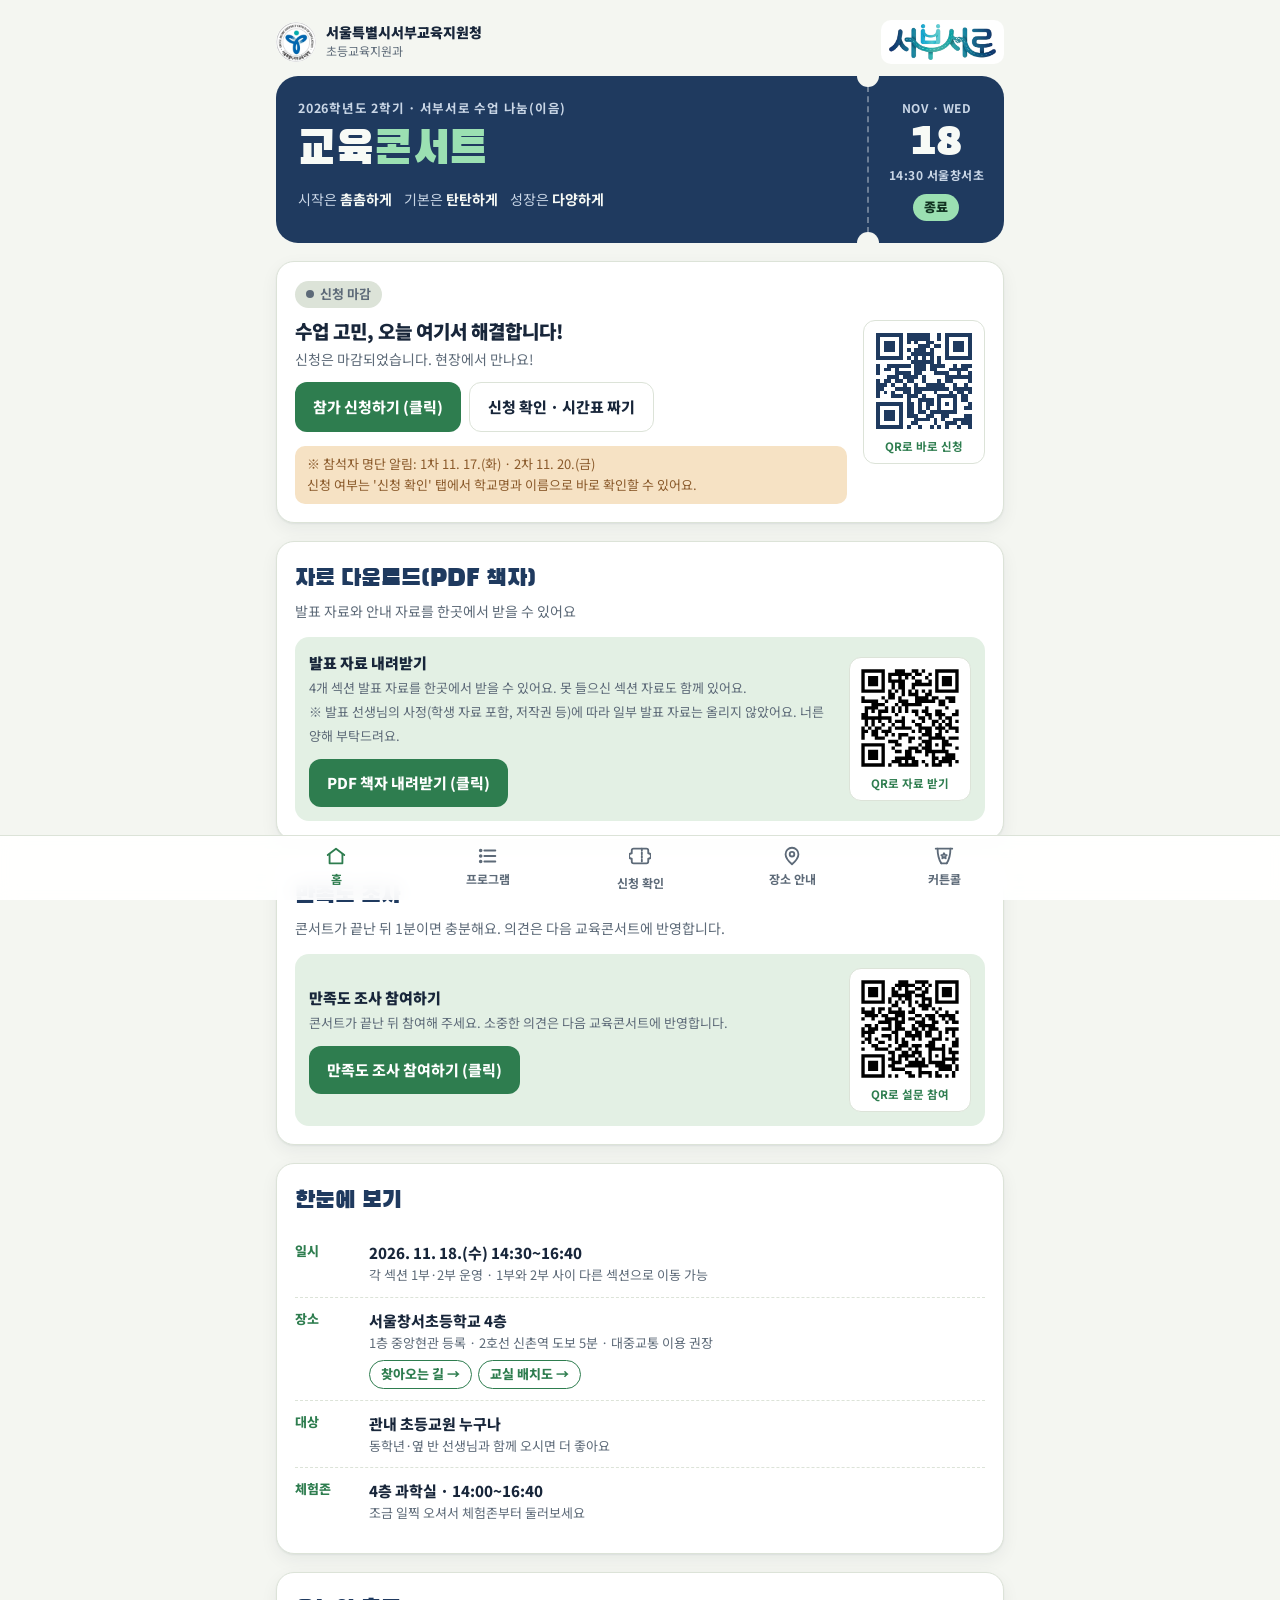
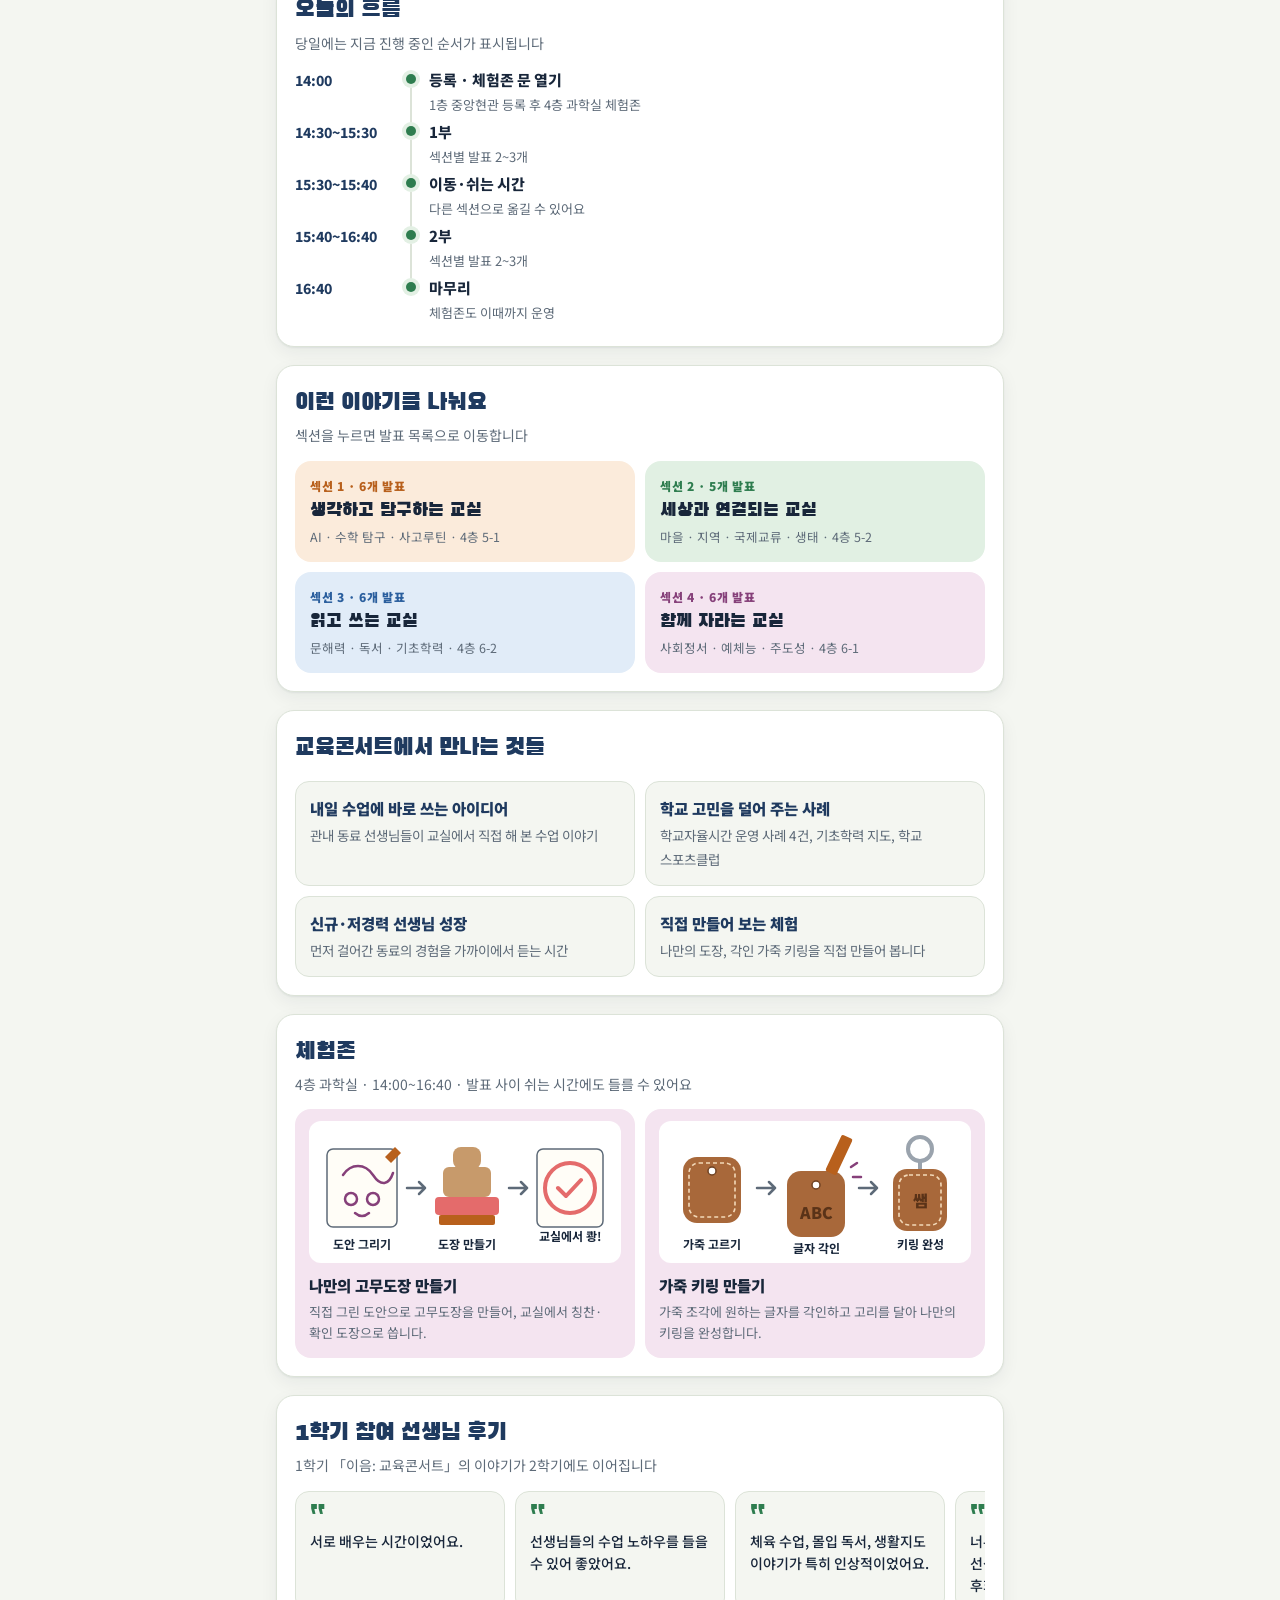
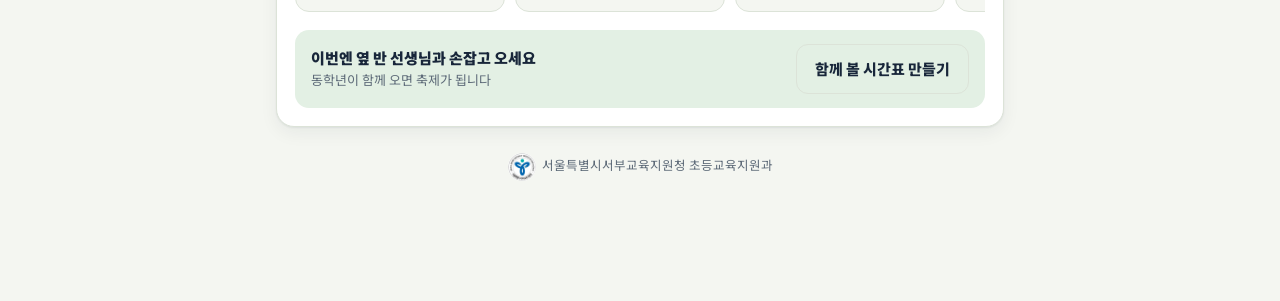
<file: concert/index.html>
<!doctype html><html><head><meta charset=utf8><meta name=viewport content="width=device-width,initial-scale=1,viewport-fit=cover"><style>:root{color-scheme:light;box-sizing:border-box;padding-top:env(safe-area-inset-top,0px);padding-bottom:env(safe-area-inset-bottom,0px)}html{scroll-padding-top:env(safe-area-inset-top,0px)}body{margin:0;padding:0;font:14px -apple-system,BlinkMacSystemFont,sans-serif;background:#fff;color:#000}img{max-width:100%}[hidden]:not([hidden=until-found i]){display:none!important}</style></head><body>
<title>서부서로 교육콘서트</title>
<meta name="claude:viewport-fit-sides" content="cover">
<link rel="preconnect" href="https://fonts.googleapis.com">
<link rel="stylesheet" href="https://fonts.googleapis.com/css2?family=Black+Han+Sans&family=Noto+Sans+KR:wght@400;500;700;900&display=swap">
<style>
/* Layout: 무대 셋리스트처럼 넘기는 한 화면 앱 — 위에는 공연 티켓형 헤더, 아래 고정 탭바로 4개 화면 전환 */
:root{
  --bg:#F4F6F1; --surface:#FFFFFF; --ink:#18263A; --muted:#5D6A78; --line:#DCE3D8;
  --brand:#2E7D4F; --brand-soft:#E3F0E4; --navy:#1F3A5F; --warm:#F6E2C4; --warm-ink:#8A5A2B;
  --s1:#B8601C; --s1-soft:#FBEBDB; --s2:#2E7D4F; --s2-soft:#E1F0E3; --s3:#2B5F9E; --s3-soft:#E1ECF8; --s4:#86407A; --s4-soft:#F4E4F0;
  --shadow:0 1px 2px rgba(24,38,58,.06),0 6px 18px rgba(24,38,58,.06); --on-brand:#FFFFFF;
  --f-display:'Black Han Sans','Noto Sans KR',system-ui,sans-serif;
  --f-body:'Noto Sans KR','Apple SD Gothic Neo','Malgun Gothic',system-ui,sans-serif;
}
@media (prefers-color-scheme: dark){:root:not([data-theme="light"]){
  --bg:#111A16; --surface:#1A2520; --ink:#E9EFEA; --muted:#A3B0A8; --line:#2C3A33;
  --brand:#6CC08C; --brand-soft:#1F3A2B; --navy:#B9CCE6; --warm:#3A2E1F; --warm-ink:#F0C894;
  --s1:#F0A25E; --s1-soft:#3A2818; --s2:#6CC08C; --s2-soft:#1F3A2B; --s3:#7FB0EC; --s3-soft:#1C2C42; --s4:#DA94CC; --s4-soft:#3A2236;
  --shadow:0 1px 2px rgba(0,0,0,.3),0 6px 18px rgba(0,0,0,.25); --on-brand:#0F2418; color-scheme:dark}}
:root[data-theme="dark"]{
  --bg:#111A16; --surface:#1A2520; --ink:#E9EFEA; --muted:#A3B0A8; --line:#2C3A33;
  --brand:#6CC08C; --brand-soft:#1F3A2B; --navy:#B9CCE6; --warm:#3A2E1F; --warm-ink:#F0C894;
  --s1:#F0A25E; --s1-soft:#3A2818; --s2:#6CC08C; --s2-soft:#1F3A2B; --s3:#7FB0EC; --s3-soft:#1C2C42; --s4:#DA94CC; --s4-soft:#3A2236;
  --shadow:0 1px 2px rgba(0,0,0,.3),0 6px 18px rgba(0,0,0,.25); --on-brand:#0F2418; color-scheme:dark}

*{box-sizing:border-box}
[hidden]{display:none!important}
body{background:var(--bg);color:var(--ink);font-family:var(--f-body);font-size:15px;line-height:1.6;word-break:keep-all;-webkit-font-smoothing:antialiased}
.wrap{max-width:760px;margin:0 auto;padding-left:max(16px,env(safe-area-inset-left,0px));padding-right:max(16px,env(safe-area-inset-right,0px));padding-block:20px 120px}
h1,h2,h3{text-wrap:balance;margin:0}
a{color:inherit}
button{font:inherit;color:inherit;cursor:pointer}
:focus-visible{outline:3px solid var(--brand);outline-offset:2px;border-radius:6px}
.num{font-variant-numeric:tabular-nums}

.brandbar{display:flex;align-items:center;justify-content:space-between;gap:12px;margin-bottom:12px}
.org{display:flex;align-items:center;gap:10px;min-width:0}
.org img{width:40px;height:40px;flex:none;border-radius:50%;background:#fff}
.org b{display:block;font-size:14px;font-weight:900;color:var(--ink);line-height:1.25}
.org small{display:block;font-size:12px;color:var(--muted)}
.sbsr{height:36px;width:auto;flex:none;background:#fff;border-radius:10px;padding:4px 8px;box-sizing:content-box}
/* 티켓 헤더 */
.ticket{position:relative;background:var(--navy);color:var(--bg);border-radius:22px;overflow:hidden;display:grid;grid-template-columns:1fr auto}
:root .ticket{--t-fg:#F7FAF6;--t-muted:#C9D6E6}
.ticket .main{padding:22px 22px 20px;color:var(--t-fg);min-width:0}
.eyebrow{font-size:12.5px;font-weight:700;letter-spacing:.06em;color:var(--t-muted)}
.ticket h1{font-family:var(--f-display);font-weight:400;font-size:clamp(30px,7.4vw,46px);line-height:1.12;margin:8px 0 10px;letter-spacing:-.01em}
.ticket h1 span{color:#9BE0B2}
.slogan{font-size:14px;color:var(--t-muted);display:flex;flex-wrap:wrap;gap:4px 12px}
.slogan b{color:var(--t-fg);font-weight:700}
.stub{border-left:2px dashed rgba(255,255,255,.35);padding:22px 20px;display:flex;flex-direction:column;justify-content:center;align-items:center;gap:2px;color:var(--t-fg);min-width:118px;position:relative}
.stub::before,.stub::after{content:"";position:absolute;left:-12px;width:22px;height:22px;border-radius:50%;background:var(--bg)}
.stub::before{top:-11px}.stub::after{bottom:-11px}
.stub .d{font-family:var(--f-display);font-size:44px;line-height:1}
.stub .m{font-size:12px;font-weight:700;color:var(--t-muted);letter-spacing:.04em}
.stub .dd{margin-top:8px;font-size:13px;font-weight:900;background:#9BE0B2;color:#123322;border-radius:20px;padding:3px 11px}
@media (prefers-color-scheme: dark){:root:not([data-theme="light"]) .ticket{background:#1F3A5F}}
:root[data-theme="dark"] .ticket{background:#1F3A5F}

/* 공통 블록 */
.view{display:flex;flex-direction:column;gap:18px;margin-top:18px}
.panel{background:var(--surface);border:1px solid var(--line);border-radius:18px;padding:18px;box-shadow:var(--shadow)}
.h2{font-family:var(--f-display);font-weight:400;font-size:24px;letter-spacing:-.01em;color:var(--navy)}
.sub{color:var(--muted);font-size:14px;margin-top:2px}
.row-title{display:flex;align-items:flex-end;justify-content:space-between;gap:10px;flex-wrap:wrap}

/* 신청 상태 */
.apply{display:grid;grid-template-columns:1fr auto;gap:16px;align-items:center}
.apply .st{display:inline-flex;align-items:center;gap:6px;font-size:13px;font-weight:700;color:var(--brand);background:var(--brand-soft);border-radius:20px;padding:3px 11px}
.apply .st i{width:8px;height:8px;border-radius:50%;background:currentColor;display:inline-block}
.apply .st.closed{color:var(--muted);background:var(--line)}
.apply h3{font-size:19px;font-weight:900;margin:8px 0 2px;color:var(--ink)}
.btn{display:inline-flex;align-items:center;justify-content:center;gap:8px;border:0;border-radius:12px;padding:12px 18px;font-weight:800;font-size:15px;text-decoration:none;background:var(--brand);color:#fff}
.btn:not(.ghost){color:var(--on-brand)}
.btn.ghost{background:transparent;border:1.5px solid var(--line);color:var(--ink)}
.btns{display:flex;flex-wrap:wrap;gap:8px;margin-top:12px}
.qr{background:#fff;border-radius:12px;padding:8px;border:1px solid var(--line);text-align:center}
.qr svg{display:block;width:104px;height:104px}
.qr small{display:block;font-size:11.5px;font-weight:700;color:#2E7D4F;margin-top:4px}
.note{font-size:13px;color:var(--warm-ink);background:var(--warm);border-radius:10px;padding:8px 12px;margin-top:14px}

/* 정보 표 */
.facts{display:grid;gap:0}
.fact{display:grid;grid-template-columns:62px 1fr;gap:12px;padding:11px 0;border-bottom:1px dashed var(--line)}
.fact:last-child{border-bottom:0}
.fact dt{font-size:13px;font-weight:800;color:var(--brand)}
.fact dd{margin:0;min-width:0}
.fact b{font-weight:800}
.fact small{display:block;color:var(--muted);font-size:13px}

/* 타임라인 */
.tl{list-style:none;margin:14px 0 0;padding:0;display:grid;gap:0}
.tl li{display:grid;grid-template-columns:96px 18px 1fr;align-items:start;gap:10px;min-height:52px}
.tl .t{font-weight:800;font-size:14px;color:var(--navy);padding-top:1px}
.tl .dot{position:relative;height:100%}
.tl .dot::before{content:"";position:absolute;left:5px;top:6px;width:10px;height:10px;border-radius:50%;background:var(--brand);box-shadow:0 0 0 4px var(--brand-soft)}
.tl .dot::after{content:"";position:absolute;left:9px;top:20px;bottom:-4px;width:2px;background:var(--line)}
.tl li:last-child .dot::after{display:none}
.tl .w b{display:block;font-weight:800}
.tl .w span{font-size:13px;color:var(--muted)}
.tl li.now .t{color:var(--brand)}
.tl li.now .w b::after{content:"지금";margin-left:6px;font-size:11px;font-weight:800;color:#fff;background:var(--brand);border-radius:10px;padding:1px 7px;vertical-align:2px}

/* 섹션 카드(홈) */
.stages{display:grid;grid-template-columns:1fr 1fr;gap:10px;margin-top:14px}
.stage{text-align:left;border:1.5px solid transparent;border-radius:16px;padding:14px;background:var(--c-soft);display:flex;flex-direction:column;gap:4px;min-width:0}
.stage:hover{border-color:var(--c)}
.stage .no{font-size:12px;font-weight:900;color:var(--c);letter-spacing:.05em}
.stage .nm{font-family:var(--f-display);font-size:19px;line-height:1.25;color:var(--ink)}
.stage .kw{font-size:12.5px;color:var(--muted)}
.c1{--c:var(--s1);--c-soft:var(--s1-soft)}.c2{--c:var(--s2);--c-soft:var(--s2-soft)}.c3{--c:var(--s3);--c-soft:var(--s3-soft)}.c4{--c:var(--s4);--c-soft:var(--s4-soft)}

/* 얻어 가는 것 */
.gets{display:grid;grid-template-columns:1fr 1fr;gap:10px;margin-top:14px}
.get{border:1px solid var(--line);border-radius:14px;padding:14px;background:var(--bg);min-width:0}
.get b{display:block;font-size:15.5px;font-weight:900;color:var(--navy);margin-bottom:2px}
.get span{font-size:13.5px;color:var(--muted)}

/* 체험존 */
.zone{display:grid;grid-template-columns:1fr 1fr;gap:10px;margin-top:14px}
.zone .it{display:flex;gap:12px;align-items:center;border-radius:14px;padding:14px;background:var(--s4-soft);min-width:0}
.zone .ic{flex:none;width:44px;height:44px;border-radius:12px;background:var(--surface);display:grid;place-items:center;color:var(--s4)}
.zone b{display:block;font-weight:900;font-size:15px}
.zone span{display:block;font-size:13px;color:var(--muted)}
.zone .more{display:inline-block;margin-top:6px;font-size:12.5px;font-weight:800;color:var(--s4);text-decoration:none;border-bottom:1.5px solid currentColor}

.zone2{display:grid;grid-template-columns:1fr 1fr;gap:10px;margin-top:14px}
.zc{border-radius:16px;padding:12px 14px 14px;background:var(--s4-soft);min-width:0;display:flex;flex-direction:column;gap:4px}
.zc b{font-weight:900;font-size:15.5px}
.zc span{font-size:13px;color:var(--muted)}
.zill-wrap{background:var(--surface);border-radius:12px;padding:6px;margin-bottom:6px}
.zill{display:block;width:100%;height:auto}
.zp{fill:#FFFDF7;stroke:var(--muted);stroke-width:1.5}
.zl{fill:none;stroke:var(--s4);stroke-width:2.5;stroke-linecap:round}
.za{fill:var(--s1);stroke:none}
.zarw{fill:none;stroke:var(--muted);stroke-width:2.5;stroke-linecap:round;stroke-linejoin:round}
.zb{fill:#E46B6B}.zw{fill:#C79A6B}
.zst{fill:none;stroke:#E46B6B;stroke-width:4;stroke-linecap:round;stroke-linejoin:round}
.zcap{font-family:var(--f-body);font-size:12px;font-weight:700;fill:var(--ink)}
.zlea{fill:#A8683A}.zstitch{fill:none;stroke:#F3D9B8;stroke-width:1.6;stroke-dasharray:4 3}
.zhole{fill:var(--surface);stroke:#6E4122;stroke-width:1.5}
.zeng{font-family:var(--f-body);font-size:16px;font-weight:900;fill:#5A3318}
.zring{fill:none;stroke:#9AA3AD;stroke-width:4}
@media (max-width:560px){.zone2{grid-template-columns:1fr}}
/* 후기 */
.quotes{display:flex;gap:10px;overflow-x:auto;padding-bottom:4px;margin-top:14px;scroll-snap-type:x mandatory}
.quote{flex:0 0 210px;scroll-snap-align:start;background:var(--bg);border:1px solid var(--line);border-radius:14px;padding:14px;font-size:14px;font-weight:500}
.quote::before{content:"“";display:block;font-family:var(--f-display);font-size:30px;line-height:.8;color:var(--brand)}
.invite{margin-top:14px;display:flex;align-items:center;justify-content:space-between;gap:12px;flex-wrap:wrap;background:var(--brand-soft);border-radius:14px;padding:14px 16px}
.invite b{font-weight:900;color:var(--ink)}
.invite span{display:block;font-size:13px;color:var(--muted)}

/* 프로그램 */
.seg{display:flex;gap:6px;flex-wrap:wrap}
.chip{border:1.5px solid var(--line);background:var(--surface);border-radius:20px;padding:6px 13px;font-size:13.5px;font-weight:700;color:var(--muted)}
.chip[aria-pressed="true"]{background:var(--ink);border-color:var(--ink);color:var(--bg)}
.search{width:100%;border:1.5px solid var(--line);background:var(--surface);color:var(--ink);border-radius:12px;padding:11px 14px;font:inherit}
.filters{display:flex;flex-direction:column;gap:10px}
.sec{border-radius:18px;background:var(--surface);border:1px solid var(--line);overflow:hidden;box-shadow:var(--shadow)}
.sec-h{display:flex;align-items:center;gap:12px;padding:14px 16px;background:var(--c-soft)}
.sec-h .badge{flex:none;font-size:12px;font-weight:900;color:#fff;background:var(--c);border-radius:8px;padding:4px 9px}
@media (prefers-color-scheme: dark){:root:not([data-theme="light"]) .sec-h .badge{color:#111A16}}
:root[data-theme="dark"] .sec-h .badge{color:#111A16}
.sec-h h3{font-family:var(--f-display);font-weight:400;font-size:20px}
.roomtag{flex:none;font-size:12px;font-weight:900;color:var(--c);background:var(--surface);border:1.5px solid var(--c);border-radius:8px;padding:2px 8px;white-space:nowrap}
.sec-h p{margin:0;font-size:12.5px;color:var(--muted)}
.part{padding:6px 16px 14px}
.part-h{display:flex;align-items:center;justify-content:space-between;gap:8px;padding:10px 0 4px;border-bottom:1.5px solid var(--line)}
.part-h b{font-weight:900;color:var(--c)}
.part-h .tm{font-size:13px;color:var(--muted);margin-left:6px;font-weight:500}
.pick{border:1.5px solid var(--c);color:var(--c);background:transparent;border-radius:20px;padding:4px 11px;font-size:12.5px;font-weight:800;white-space:nowrap}
.pick[aria-pressed="true"]{background:var(--c);color:#fff}
@media (prefers-color-scheme: dark){:root:not([data-theme="light"]) .pick[aria-pressed="true"]{color:#111A16}}
:root[data-theme="dark"] .pick[aria-pressed="true"]{color:#111A16}
.talk{display:grid;grid-template-columns:26px 1fr;gap:10px;padding:11px 0;border-bottom:1px dashed var(--line)}
.talk:last-child{border-bottom:0}
.talk .n{width:26px;height:26px;border-radius:50%;background:var(--c-soft);color:var(--c);font-weight:900;font-size:13px;display:grid;place-items:center}
.talk .tt{font-weight:700;line-height:1.45;min-width:0}
.talk .who{font-size:13px;color:var(--muted);margin-top:2px}
.talk .who b{color:var(--ink);font-weight:700}
.tag{display:inline-block;font-size:11.5px;font-weight:800;border-radius:6px;padding:0 6px;margin-right:4px;background:var(--warm);color:var(--warm-ink);vertical-align:1px}
.tag.lead{background:var(--brand-soft);color:var(--brand)}
mark{background:var(--warm);color:inherit;border-radius:3px;padding:0 1px}
.empty{text-align:center;color:var(--muted);padding:30px 10px}

/* 내 시간표 */
.plan{display:grid;gap:0}
.slot{display:grid;grid-template-columns:86px 1fr;gap:14px;padding:16px 0;border-bottom:2px dashed var(--line)}
.slot:last-child{border-bottom:0}
.slot .when b{display:block;font-family:var(--f-display);font-weight:400;font-size:22px;color:var(--navy)}
.slot .when span{font-size:13px;color:var(--muted)}
.slot .what{min-width:0}
.slot .pick-row{display:flex;flex-wrap:wrap;gap:6px;margin-top:8px}
.slot .pick-row .pick{padding:5px 12px}
.slot .chosen{border-radius:12px;padding:10px 12px;background:var(--c-soft)}
.slot .chosen b{font-weight:900;color:var(--c)}
.slot .chosen ol{margin:6px 0 0;padding-left:18px;font-size:13.5px}
.slot .chosen li{margin:2px 0}
.slot.move .when b{font-size:16px}
.copied{font-size:13px;color:var(--brand);font-weight:700}
.share-box{width:100%;min-height:150px;border:1.5px solid var(--line);border-radius:12px;padding:10px;background:var(--bg);color:var(--ink);font:13px/1.55 var(--f-body);resize:vertical}

/* 오시는 길 */
.way{display:grid;gap:10px;margin-top:12px}
.way .it{display:grid;grid-template-columns:40px 1fr;gap:12px;align-items:start;padding:12px;border-radius:14px;background:var(--bg);border:1px solid var(--line)}
.way .ic{width:40px;height:40px;border-radius:12px;display:grid;place-items:center;background:var(--brand-soft);color:var(--brand)}
.way .it.warn .ic{background:var(--warm);color:var(--warm-ink)}
.way b{display:block;font-weight:900}
.bus{display:grid;gap:8px;margin-top:8px}
.bg{display:grid;grid-template-columns:auto 1fr;align-items:center;gap:4px 8px}
.bg em{grid-column:1 / -1;font-style:normal;font-size:12.5px;font-weight:800;color:var(--brand)}
.way .bn{font-size:14px;font-weight:900;color:#FFFFFF;background:#2B5F9E;letter-spacing:.02em;border-radius:6px;padding:1px 8px;text-align:center;min-width:48px;font-variant-numeric:tabular-nums}
.way .bn.ln6{background:#B5651D}.way .bn.ln2{background:#2E9B3E}
.way .bn+small{font-size:13px;font-weight:600;color:var(--ink)}
.way span{font-size:13.5px;color:var(--muted)}

.addr{display:flex;align-items:center;justify-content:space-between;gap:12px;flex-wrap:wrap;margin-top:12px;padding:14px;border-radius:14px;background:var(--bg);border:1px solid var(--line)}
.addr>div{min-width:0}
.addr .lbl{display:block;font-size:12px;font-weight:800;color:var(--brand)}
.addr b{display:block;font-size:16px;font-weight:900}
.addr small{display:block;font-size:13px;color:var(--muted)}
.btn.sm{padding:8px 14px;font-size:13.5px}
.steps{list-style:none;counter-reset:st;margin:12px 0 0;padding:0;display:grid;gap:10px}
.steps li{counter-increment:st;display:grid;grid-template-columns:32px 1fr;column-gap:12px;align-items:start}
.steps li::before{content:counter(st);grid-row:span 2;width:32px;height:32px;border-radius:50%;background:var(--brand);color:var(--on-brand);font-weight:900;display:grid;place-items:center}
.steps b{font-weight:900}
.steps span{font-size:13.5px;color:var(--muted)}
.rooms{display:grid;grid-template-columns:repeat(3,1fr);gap:8px;margin-top:12px}
.room{border-radius:14px;padding:12px;background:var(--c-soft,var(--bg));border:1.5px solid var(--c,var(--line));display:flex;flex-direction:column;gap:2px;min-width:0}
.room .no{font-size:12px;font-weight:900;color:var(--c,var(--brand))}
.room b{font-size:14px;font-weight:800;line-height:1.35}
.room small{font-size:12px;color:var(--muted)}
.zonebox{--c:var(--s4);--c-soft:var(--s4-soft);border-style:dashed}
.regbox{--c:var(--navy);--c-soft:var(--bg);border-style:dashed}
@media (max-width:560px){.rooms{grid-template-columns:1fr 1fr}}
.fl-h{display:flex;align-items:center;gap:10px;margin:16px 0 8px}
.fl{font-family:var(--f-display);font-size:16px;color:var(--on-brand);background:var(--brand);border-radius:8px;padding:2px 10px}
.fl-h b{font-weight:800;font-size:14.5px}
.fp-wrap{overflow-x:auto;border-radius:14px;background:var(--bg);border:1px solid var(--line);padding:10px}
.fp{display:block;width:100%;min-width:560px;height:auto}
.fp-hall{fill:var(--surface);stroke:none}
.fp-block{fill:var(--line);opacity:.45}
.fp-void{fill:var(--line);opacity:.6}
.fp-room{fill:var(--surface);stroke:var(--line);stroke-width:1.5}
.fp-stair{fill:var(--bg);stroke:var(--line);stroke-width:1.5}
.fp-arrive{fill:var(--brand-soft);stroke:var(--brand);stroke-width:2}
.fp-reg{fill:var(--warm);stroke:var(--warm-ink);stroke-width:2}
.fp-s1{fill:var(--s1-soft);stroke:var(--s1);stroke-width:2.5}.fp-s2{fill:var(--s2-soft);stroke:var(--s2);stroke-width:2.5}
.fp-s3{fill:var(--s3-soft);stroke:var(--s3);stroke-width:2.5}.fp-s4{fill:var(--s4-soft);stroke:var(--s4);stroke-width:2.5}
.fp-t{font-family:var(--f-body);fill:var(--muted);font-weight:500}
.fp-t-s1{fill:var(--s1);font-weight:900}.fp-t-s2{fill:var(--s2);font-weight:900}.fp-t-s3{fill:var(--s3);font-weight:900}.fp-t-s4{fill:var(--s4);font-weight:900}
.fp-zone{fill:var(--warm);stroke:var(--warm-ink);stroke-width:2.5;stroke-dasharray:6 4}.fp-t-zone{fill:var(--warm-ink);font-weight:900}
.fp-t-arrive{fill:var(--brand);font-weight:900}.fp-t-reg{fill:var(--warm-ink);font-weight:900}.fp-t-void{fill:var(--muted)}
.fp-big{font-family:var(--f-display);fill:var(--muted);opacity:.5}
.fp-route{fill:none;stroke:var(--brand);stroke-width:3;stroke-dasharray:7 6;stroke-linecap:round}
.fp-dot{fill:var(--brand)}
.legend{display:grid;grid-template-columns:1fr 1fr;gap:8px;margin-top:12px}
.lg{display:flex;align-items:center;gap:10px;text-decoration:none;border-radius:12px;padding:10px 12px;background:var(--c-soft);border:1.5px solid var(--c);min-width:0}
.lgz{--c:var(--warm-ink);--c-soft:var(--warm);grid-column:1 / -1;border-style:dashed}
.lg b{font-family:var(--f-display);font-size:20px;font-weight:400;color:var(--c)}
.lg span{font-size:13px;font-weight:700;color:var(--ink)}
@media (max-width:560px){.legend{grid-template-columns:1fr}}
footer{text-align:center;color:var(--muted);font-size:12.5px;margin-top:26px}

/* 커튼콜 */
.cc-hero{position:relative;overflow:hidden;border-radius:22px;padding:24px 22px;background:#7A1F2B;color:#FFF4EC}
.cc-hero::before,.cc-hero::after{content:"";position:absolute;top:0;bottom:0;width:38px;background:repeating-linear-gradient(90deg,#5E1520 0 8px,#8E2735 8px 16px)}
.cc-hero::before{left:0;border-radius:0 0 24px 0}.cc-hero::after{right:0;border-radius:0 0 0 24px}
.cc-hero>*{position:relative;z-index:1;margin-left:30px;margin-right:30px}
.cc-hero::before,.cc-hero::after{z-index:0}
.cc-eyebrow{font-size:12.5px;font-weight:800;letter-spacing:.06em;color:#F6C9A8}
.cc-hero h2{font-family:var(--f-display);font-weight:400;font-size:44px;line-height:1.1;margin:6px 0 6px;color:#FFE7A8}
.cc-hero p{margin:0;font-size:14.5px;color:#FFE9DD}
.cc-qs{margin:12px 0 0;padding-left:20px;display:grid;gap:4px;font-size:14px;color:var(--ink)}
.cc-qs li::marker{color:var(--brand);font-weight:900}
.cc-survey{margin-top:14px;display:grid;grid-template-columns:1fr auto;gap:14px;align-items:center;padding:14px;border-radius:14px;background:var(--brand-soft)}
.cc-survey b{display:block;font-weight:900}
.cc-survey span{font-size:13px;color:var(--muted)}
.cc-survey .wait{grid-column:1 / -1}
.cc-secs{display:grid;gap:10px;margin-top:12px}
.cc-sec{border-radius:14px;padding:12px;background:var(--c-soft)}
.cc-sec h4{margin:0 0 8px;font-size:14px;font-weight:900;color:var(--c)}
.cc-sec h4 small{font-weight:700;color:var(--muted);margin-left:6px}
.cc-people{display:flex;flex-wrap:wrap;gap:6px}
.cc-p{border:1.5px solid var(--c);background:var(--surface);color:var(--ink);border-radius:20px;padding:5px 12px;font-size:13.5px;font-weight:700}
.cc-p small{color:var(--muted);font-weight:500;margin-left:4px}
.cc-p[aria-pressed="true"]{background:var(--c);color:var(--on-brand);border-color:var(--c)}
.cc-p[aria-pressed="true"] small{color:inherit;opacity:.85}
.cc-compose{margin-top:14px;padding:14px;border-radius:14px;border:1.5px dashed var(--line)}
.cc-to{font-weight:900;font-size:16px;margin-bottom:10px}
.cc-to small{font-weight:500;color:var(--muted);font-size:13px;margin-left:6px}
.cc-card{margin-top:12px;border-radius:14px;padding:16px;background:#FFF8E6;color:#3B2A12;border:1px solid #F0DDB0;white-space:pre-line;font-size:14px;line-height:1.7}
.cc-card b{color:#7A1F2B}
@media (max-width:560px){.cc-survey{grid-template-columns:1fr}.cc-hero h2{font-size:38px}}
.cc-what{font-family:var(--f-display);font-size:20px;color:#FFFFFF;margin:0 0 6px !important}
.cc-board{display:flex;align-items:center;gap:16px;flex-wrap:wrap;margin-top:12px;padding:14px;border-radius:14px;background:var(--bg);border:1px solid var(--line)}
.sr{position:absolute;width:1px;height:1px;overflow:hidden;clip:rect(0 0 0 0)}
.regform{display:flex;gap:8px;margin-top:12px}
.regform .search{flex:1;min-width:0}
.reg{margin-top:12px;border-radius:14px;padding:14px;display:grid;gap:8px}
.reg.ok{background:var(--brand-soft)}
.reg.no{background:var(--warm);color:var(--warm-ink)}
.reg b{font-weight:900;color:var(--ink)}
.reg.no b{color:var(--warm-ink)}
.reg .it{display:flex;flex-wrap:wrap;align-items:center;gap:6px 10px;font-size:14px}
.reg .pill{font-size:12.5px;font-weight:800;border-radius:8px;padding:2px 8px;background:var(--c-soft);color:var(--c);border:1.5px solid var(--c)}
.reg .pill.none{--c:var(--muted);--c-soft:var(--surface)}
.jump{display:flex;flex-wrap:wrap;gap:6px;margin-top:6px}
.jump a{font-size:13px;font-weight:800;color:var(--brand);text-decoration:none;border:1.5px solid var(--brand);border-radius:20px;padding:3px 11px;background:var(--surface)}
.jump a::after{content:" →"}
#wayRoute,#wayMap{scroll-margin-top:16px}
/* 하단 탭바 */
.tabbar{position:fixed;left:0;right:0;bottom:0;z-index:20;background:color-mix(in srgb,var(--surface) 92%,transparent);backdrop-filter:blur(10px);border-top:1px solid var(--line);padding-bottom:env(safe-area-inset-bottom,0px);padding-left:max(8px,env(safe-area-inset-left,0px));padding-right:max(8px,env(safe-area-inset-right,0px))}
.tabbar nav{max-width:760px;margin:0 auto;display:grid;grid-template-columns:repeat(5,1fr)}
.tabbar a{display:flex;flex-direction:column;align-items:center;gap:2px;padding:9px 4px 8px;text-decoration:none;font-size:12px;font-weight:700;color:var(--muted)}
.tabbar a svg{width:22px;height:22px}
.tabbar a[aria-current="page"]{color:var(--brand)}
.tabbar a .dotc{position:relative}
.tabbar a .cnt{position:absolute;top:-4px;right:-10px;min-width:16px;height:16px;border-radius:8px;background:var(--brand);color:#fff;font-size:10.5px;line-height:16px;text-align:center;padding:0 4px}

@media (max-width:560px){
  .ticket{grid-template-columns:1fr}
  .stub{border-left:0;border-top:2px dashed rgba(255,255,255,.35);flex-direction:row;justify-content:flex-start;gap:12px;padding:14px 22px;min-width:0}
  .stub::before,.stub::after{left:auto;top:-12px}
  .stub::before{left:-11px}.stub::after{right:-11px;bottom:auto}
  .stub .dd{margin-top:0;margin-left:auto}
  .stub .d{font-size:34px}
  .apply{grid-template-columns:1fr}
  .apply .qr{justify-self:start}
  .gets,.zone{grid-template-columns:1fr}
  .tl li{grid-template-columns:84px 18px 1fr}
}
@media (max-width:380px){.stages{grid-template-columns:1fr}}
@media (prefers-reduced-motion:no-preference){.view{animation:in .25s ease-out}@keyframes in{from{transform:translateY(6px)}to{transform:none}}}
</style>

<div class="wrap">
  <div class="brandbar">
    <div class="org"><img src="[data-uri]" alt="서울특별시서부교육지원청 엠블럼" width="40" height="40"><span><b>서울특별시서부교육지원청</b><small>초등교육지원과</small></span></div>
    <img class="sbsr" src="[data-uri]" alt="서부서로" width="108" height="36">
  </div>
  <header class="ticket" aria-label="행사 정보">
    <div class="main">
      <div class="eyebrow">2026학년도 2학기 · 서부서로 수업 나눔(이음)</div>
      <h1>교육<span>콘서트</span></h1>
      <div class="slogan"><span>시작은 <b>촘촘하게</b></span><span>기본은 <b>탄탄하게</b></span><span>성장은 <b>다양하게</b></span></div>
    </div>
    <div class="stub">
      <span class="m">NOV · WED</span>
      <span class="d num">18</span>
      <span class="m num">14:30 서울창서초</span>
      <span class="dd num" id="dday">D-3</span>
    </div>
  </header>

  <!-- 홈 -->
  <main id="v-home" class="view" data-view="home">
    <section class="panel apply" aria-labelledby="apply-h">
      <div>
        <span class="st" id="apply-st"><i></i><span>신청 받는 중</span></span>
        <h3 id="apply-h">수업 고민, 오늘 여기서 해결합니다!</h3>
        <div class="sub" id="apply-sub">11. 18.(수) 13:00까지 신청 · 신청 즉시 참가 확정</div>
        <div class="btns">
          <a class="btn" href="https://naver.me/5fdeYn6O" target="_blank" rel="noopener">참가 신청하기 (클릭)</a>
          <a class="btn ghost" href="#plan">신청 확인 · 시간표 짜기</a>
        </div>
        <div class="note">※ 참석자 명단 알림: 1차 11. 17.(화) · 2차 11. 20.(금)<br>신청 여부는 '신청 확인' 탭에서 학교명과 이름으로 바로 확인할 수 있어요.</div>
      </div>
      <div class="qr" aria-label="참가 신청 QR 코드"><svg viewBox="-1 -1 27 27" shape-rendering="crispEdges" role="img" aria-label="신청 QR"><rect x="-1" y="-1" width="27" height="27" fill="#fff"/><path fill="#1F3A5F" d="M0 0h1v1h-1zM1 0h1v1h-1zM2 0h1v1h-1zM3 0h1v1h-1zM4 0h1v1h-1zM5 0h1v1h-1zM6 0h1v1h-1zM8 0h1v1h-1zM9 0h1v1h-1zM10 0h1v1h-1zM11 0h1v1h-1zM12 0h1v1h-1zM13 0h1v1h-1zM16 0h1v1h-1zM18 0h1v1h-1zM19 0h1v1h-1zM20 0h1v1h-1zM21 0h1v1h-1zM22 0h1v1h-1zM23 0h1v1h-1zM24 0h1v1h-1zM0 1h1v1h-1zM6 1h1v1h-1zM8 1h1v1h-1zM9 1h1v1h-1zM10 1h1v1h-1zM11 1h1v1h-1zM12 1h1v1h-1zM13 1h1v1h-1zM16 1h1v1h-1zM18 1h1v1h-1zM24 1h1v1h-1zM0 2h1v1h-1zM2 2h1v1h-1zM3 2h1v1h-1zM4 2h1v1h-1zM6 2h1v1h-1zM8 2h1v1h-1zM10 2h1v1h-1zM13 2h1v1h-1zM14 2h1v1h-1zM18 2h1v1h-1zM20 2h1v1h-1zM21 2h1v1h-1zM22 2h1v1h-1zM24 2h1v1h-1zM0 3h1v1h-1zM2 3h1v1h-1zM3 3h1v1h-1zM4 3h1v1h-1zM6 3h1v1h-1zM11 3h1v1h-1zM12 3h1v1h-1zM13 3h1v1h-1zM15 3h1v1h-1zM16 3h1v1h-1zM18 3h1v1h-1zM20 3h1v1h-1zM21 3h1v1h-1zM22 3h1v1h-1zM24 3h1v1h-1zM0 4h1v1h-1zM2 4h1v1h-1zM3 4h1v1h-1zM4 4h1v1h-1zM6 4h1v1h-1zM8 4h1v1h-1zM10 4h1v1h-1zM11 4h1v1h-1zM12 4h1v1h-1zM14 4h1v1h-1zM18 4h1v1h-1zM20 4h1v1h-1zM21 4h1v1h-1zM22 4h1v1h-1zM24 4h1v1h-1zM0 5h1v1h-1zM6 5h1v1h-1zM9 5h1v1h-1zM10 5h1v1h-1zM11 5h1v1h-1zM12 5h1v1h-1zM13 5h1v1h-1zM14 5h1v1h-1zM18 5h1v1h-1zM24 5h1v1h-1zM0 6h1v1h-1zM1 6h1v1h-1zM2 6h1v1h-1zM3 6h1v1h-1zM4 6h1v1h-1zM5 6h1v1h-1zM6 6h1v1h-1zM8 6h1v1h-1zM10 6h1v1h-1zM12 6h1v1h-1zM14 6h1v1h-1zM16 6h1v1h-1zM18 6h1v1h-1zM19 6h1v1h-1zM20 6h1v1h-1zM21 6h1v1h-1zM22 6h1v1h-1zM23 6h1v1h-1zM24 6h1v1h-1zM9 7h1v1h-1zM10 7h1v1h-1zM11 7h1v1h-1zM12 7h1v1h-1zM13 7h1v1h-1zM14 7h1v1h-1zM16 7h1v1h-1zM0 8h1v1h-1zM3 8h1v1h-1zM4 8h1v1h-1zM5 8h1v1h-1zM6 8h1v1h-1zM7 8h1v1h-1zM8 8h1v1h-1zM10 8h1v1h-1zM11 8h1v1h-1zM12 8h1v1h-1zM14 8h1v1h-1zM15 8h1v1h-1zM16 8h1v1h-1zM17 8h1v1h-1zM20 8h1v1h-1zM22 8h1v1h-1zM23 8h1v1h-1zM24 8h1v1h-1zM0 9h1v1h-1zM2 9h1v1h-1zM3 9h1v1h-1zM5 9h1v1h-1zM10 9h1v1h-1zM11 9h1v1h-1zM12 9h1v1h-1zM14 9h1v1h-1zM15 9h1v1h-1zM19 9h1v1h-1zM20 9h1v1h-1zM21 9h1v1h-1zM22 9h1v1h-1zM23 9h1v1h-1zM0 10h1v1h-1zM5 10h1v1h-1zM6 10h1v1h-1zM7 10h1v1h-1zM8 10h1v1h-1zM10 10h1v1h-1zM11 10h1v1h-1zM15 10h1v1h-1zM16 10h1v1h-1zM17 10h1v1h-1zM18 10h1v1h-1zM21 10h1v1h-1zM24 10h1v1h-1zM3 11h1v1h-1zM4 11h1v1h-1zM5 11h1v1h-1zM7 11h1v1h-1zM8 11h1v1h-1zM9 11h1v1h-1zM10 11h1v1h-1zM12 11h1v1h-1zM18 11h1v1h-1zM19 11h1v1h-1zM20 11h1v1h-1zM21 11h1v1h-1zM22 11h1v1h-1zM23 11h1v1h-1zM24 11h1v1h-1zM0 12h1v1h-1zM2 12h1v1h-1zM3 12h1v1h-1zM5 12h1v1h-1zM6 12h1v1h-1zM8 12h1v1h-1zM9 12h1v1h-1zM12 12h1v1h-1zM16 12h1v1h-1zM18 12h1v1h-1zM19 12h1v1h-1zM24 12h1v1h-1zM0 13h1v1h-1zM1 13h1v1h-1zM2 13h1v1h-1zM4 13h1v1h-1zM7 13h1v1h-1zM10 13h1v1h-1zM13 13h1v1h-1zM14 13h1v1h-1zM15 13h1v1h-1zM16 13h1v1h-1zM17 13h1v1h-1zM20 13h1v1h-1zM23 13h1v1h-1zM0 14h1v1h-1zM1 14h1v1h-1zM5 14h1v1h-1zM6 14h1v1h-1zM7 14h1v1h-1zM8 14h1v1h-1zM10 14h1v1h-1zM11 14h1v1h-1zM12 14h1v1h-1zM13 14h1v1h-1zM14 14h1v1h-1zM15 14h1v1h-1zM16 14h1v1h-1zM17 14h1v1h-1zM18 14h1v1h-1zM20 14h1v1h-1zM21 14h1v1h-1zM22 14h1v1h-1zM23 14h1v1h-1zM24 14h1v1h-1zM0 15h1v1h-1zM2 15h1v1h-1zM4 15h1v1h-1zM7 15h1v1h-1zM8 15h1v1h-1zM10 15h1v1h-1zM11 15h1v1h-1zM15 15h1v1h-1zM19 15h1v1h-1zM21 15h1v1h-1zM22 15h1v1h-1zM24 15h1v1h-1zM0 16h1v1h-1zM4 16h1v1h-1zM5 16h1v1h-1zM6 16h1v1h-1zM8 16h1v1h-1zM9 16h1v1h-1zM10 16h1v1h-1zM12 16h1v1h-1zM16 16h1v1h-1zM17 16h1v1h-1zM18 16h1v1h-1zM19 16h1v1h-1zM20 16h1v1h-1zM22 16h1v1h-1zM23 16h1v1h-1zM8 17h1v1h-1zM11 17h1v1h-1zM12 17h1v1h-1zM13 17h1v1h-1zM14 17h1v1h-1zM16 17h1v1h-1zM20 17h1v1h-1zM22 17h1v1h-1zM23 17h1v1h-1zM0 18h1v1h-1zM1 18h1v1h-1zM2 18h1v1h-1zM3 18h1v1h-1zM4 18h1v1h-1zM5 18h1v1h-1zM6 18h1v1h-1zM8 18h1v1h-1zM9 18h1v1h-1zM11 18h1v1h-1zM13 18h1v1h-1zM14 18h1v1h-1zM16 18h1v1h-1zM18 18h1v1h-1zM20 18h1v1h-1zM24 18h1v1h-1zM0 19h1v1h-1zM6 19h1v1h-1zM8 19h1v1h-1zM9 19h1v1h-1zM11 19h1v1h-1zM13 19h1v1h-1zM16 19h1v1h-1zM20 19h1v1h-1zM23 19h1v1h-1zM24 19h1v1h-1zM0 20h1v1h-1zM2 20h1v1h-1zM3 20h1v1h-1zM4 20h1v1h-1zM6 20h1v1h-1zM8 20h1v1h-1zM9 20h1v1h-1zM11 20h1v1h-1zM12 20h1v1h-1zM14 20h1v1h-1zM15 20h1v1h-1zM16 20h1v1h-1zM17 20h1v1h-1zM18 20h1v1h-1zM19 20h1v1h-1zM20 20h1v1h-1zM0 21h1v1h-1zM2 21h1v1h-1zM3 21h1v1h-1zM4 21h1v1h-1zM6 21h1v1h-1zM8 21h1v1h-1zM9 21h1v1h-1zM10 21h1v1h-1zM13 21h1v1h-1zM14 21h1v1h-1zM17 21h1v1h-1zM18 21h1v1h-1zM23 21h1v1h-1zM24 21h1v1h-1zM0 22h1v1h-1zM2 22h1v1h-1zM3 22h1v1h-1zM4 22h1v1h-1zM6 22h1v1h-1zM10 22h1v1h-1zM11 22h1v1h-1zM12 22h1v1h-1zM13 22h1v1h-1zM15 22h1v1h-1zM17 22h1v1h-1zM20 22h1v1h-1zM21 22h1v1h-1zM22 22h1v1h-1zM23 22h1v1h-1zM24 22h1v1h-1zM0 23h1v1h-1zM6 23h1v1h-1zM9 23h1v1h-1zM10 23h1v1h-1zM15 23h1v1h-1zM18 23h1v1h-1zM19 23h1v1h-1zM20 23h1v1h-1zM22 23h1v1h-1zM23 23h1v1h-1zM24 23h1v1h-1zM0 24h1v1h-1zM1 24h1v1h-1zM2 24h1v1h-1zM3 24h1v1h-1zM4 24h1v1h-1zM5 24h1v1h-1zM6 24h1v1h-1zM8 24h1v1h-1zM11 24h1v1h-1zM14 24h1v1h-1zM16 24h1v1h-1zM18 24h1v1h-1zM21 24h1v1h-1zM24 24h1v1h-1z"/></svg><small>QR로 바로 신청</small></div>
    </section>

    <section class="panel">
      <div class="row-title"><div><div class="h2">자료 다운로드(PDF 책자)</div><div class="sub">발표 자료와 안내 자료를 한곳에서 받을 수 있어요</div></div></div>
      <div class="cc-survey"><div><b>발표 자료 내려받기</b><span>4개 섹션 발표 자료를 한곳에서 받을 수 있어요. 못 들으신 섹션 자료도 함께 있어요.<br>※ 발표 선생님의 사정(학생 자료 포함, 저작권 등)에 따라 일부 발표 자료는 올리지 않았어요. 너른 양해 부탁드려요.</span><div class="btns"><a class="btn" href="https://m.site.naver.com/2lfTR" target="_blank" rel="noopener">PDF 책자 내려받기 (클릭)</a></div></div><div class="qr" style="justify-self:start"><svg role="img" aria-label="자료 다운로드 QR" version="1.1" viewBox="0 0 31 31" xmlns="http://www.w3.org/2000/svg"><path d="M1,1H2V2H1zM2,1H3V2H2zM3,1H4V2H3zM4,1H5V2H4zM5,1H6V2H5zM6,1H7V2H6zM7,1H8V2H7zM11,1H12V2H11zM12,1H13V2H12zM13,1H14V2H13zM16,1H17V2H16zM17,1H18V2H17zM19,1H20V2H19zM23,1H24V2H23zM24,1H25V2H24zM25,1H26V2H25zM26,1H27V2H26zM27,1H28V2H27zM28,1H29V2H28zM29,1H30V2H29zM1,2H2V3H1zM7,2H8V3H7zM9,2H10V3H9zM10,2H11V3H10zM11,2H12V3H11zM12,2H13V3H12zM13,2H14V3H13zM14,2H15V3H14zM15,2H16V3H15zM17,2H18V3H17zM18,2H19V3H18zM21,2H22V3H21zM23,2H24V3H23zM29,2H30V3H29zM1,3H2V4H1zM3,3H4V4H3zM4,3H5V4H4zM5,3H6V4H5zM7,3H8V4H7zM9,3H10V4H9zM12,3H13V4H12zM14,3H15V4H14zM16,3H17V4H16zM20,3H21V4H20zM23,3H24V4H23zM25,3H26V4H25zM26,3H27V4H26zM27,3H28V4H27zM29,3H30V4H29zM1,4H2V5H1zM3,4H4V5H3zM4,4H5V5H4zM5,4H6V5H5zM7,4H8V5H7zM9,4H10V5H9zM10,4H11V5H10zM11,4H12V5H11zM12,4H13V5H12zM13,4H14V5H13zM17,4H18V5H17zM18,4H19V5H18zM21,4H22V5H21zM23,4H24V5H23zM25,4H26V5H25zM26,4H27V5H26zM27,4H28V5H27zM29,4H30V5H29zM1,5H2V6H1zM3,5H4V6H3zM4,5H5V6H4zM5,5H6V6H5zM7,5H8V6H7zM10,5H11V6H10zM12,5H13V6H12zM13,5H14V6H13zM16,5H17V6H16zM17,5H18V6H17zM18,5H19V6H18zM19,5H20V6H19zM20,5H21V6H20zM21,5H22V6H21zM23,5H24V6H23zM25,5H26V6H25zM26,5H27V6H26zM27,5H28V6H27zM29,5H30V6H29zM1,6H2V7H1zM7,6H8V7H7zM10,6H11V7H10zM12,6H13V7H12zM13,6H14V7H13zM16,6H17V7H16zM23,6H24V7H23zM29,6H30V7H29zM1,7H2V8H1zM2,7H3V8H2zM3,7H4V8H3zM4,7H5V8H4zM5,7H6V8H5zM6,7H7V8H6zM7,7H8V8H7zM9,7H10V8H9zM11,7H12V8H11zM13,7H14V8H13zM15,7H16V8H15zM17,7H18V8H17zM19,7H20V8H19zM21,7H22V8H21zM23,7H24V8H23zM24,7H25V8H24zM25,7H26V8H25zM26,7H27V8H26zM27,7H28V8H27zM28,7H29V8H28zM29,7H30V8H29zM9,8H10V9H9zM10,8H11V9H10zM13,8H14V9H13zM15,8H16V9H15zM16,8H17V9H16zM17,8H18V9H17zM20,8H21V9H20zM21,8H22V9H21zM1,9H2V10H1zM7,9H8V10H7zM9,9H10V10H9zM10,9H11V10H10zM12,9H13V10H12zM17,9H18V10H17zM18,9H19V10H18zM19,9H20V10H19zM20,9H21V10H20zM22,9H23V10H22zM23,9H24V10H23zM26,9H27V10H26zM27,9H28V10H27zM28,9H29V10H28zM1,10H2V11H1zM2,10H3V11H2zM3,10H4V11H3zM4,10H5V11H4zM5,10H6V11H5zM8,10H9V11H8zM12,10H13V11H12zM13,10H14V11H13zM14,10H15V11H14zM17,10H18V11H17zM18,10H19V11H18zM19,10H20V11H19zM20,10H21V11H20zM21,10H22V11H21zM22,10H23V11H22zM24,10H25V11H24zM25,10H26V11H25zM27,10H28V11H27zM28,10H29V11H28zM4,11H5V12H4zM5,11H6V12H5zM6,11H7V12H6zM7,11H8V12H7zM11,11H12V12H11zM13,11H14V12H13zM14,11H15V12H14zM15,11H16V12H15zM16,11H17V12H16zM17,11H18V12H17zM18,11H19V12H18zM24,11H25V12H24zM25,11H26V12H25zM2,12H3V13H2zM3,12H4V13H3zM4,12H5V13H4zM5,12H6V13H5zM8,12H9V13H8zM10,12H11V13H10zM12,12H13V13H12zM14,12H15V13H14zM20,12H21V13H20zM26,12H27V13H26zM2,13H3V14H2zM4,13H5V14H4zM6,13H7V14H6zM7,13H8V14H7zM8,13H9V14H8zM10,13H11V14H10zM12,13H13V14H12zM14,13H15V14H14zM16,13H17V14H16zM17,13H18V14H17zM19,13H20V14H19zM20,13H21V14H20zM23,13H24V14H23zM24,13H25V14H24zM29,13H30V14H29zM1,14H2V15H1zM2,14H3V15H2zM6,14H7V15H6zM11,14H12V15H11zM17,14H18V15H17zM20,14H21V15H20zM21,14H22V15H21zM23,14H24V15H23zM24,14H25V15H24zM25,14H26V15H25zM28,14H29V15H28zM29,14H30V15H29zM1,15H2V16H1zM2,15H3V16H2zM3,15H4V16H3zM4,15H5V16H4zM5,15H6V16H5zM6,15H7V16H6zM7,15H8V16H7zM8,15H9V16H8zM9,15H10V16H9zM13,15H14V16H13zM18,15H19V16H18zM19,15H20V16H19zM21,15H22V16H21zM24,15H25V16H24zM26,15H27V16H26zM27,15H28V16H27zM2,16H3V17H2zM4,16H5V17H4zM6,16H7V17H6zM9,16H10V17H9zM11,16H12V17H11zM12,16H13V17H12zM13,16H14V17H13zM16,16H17V17H16zM19,16H20V17H19zM22,16H23V17H22zM23,16H24V17H23zM25,16H26V17H25zM27,16H28V17H27zM29,16H30V17H29zM2,17H3V18H2zM4,17H5V18H4zM7,17H8V18H7zM10,17H11V18H10zM13,17H14V18H13zM17,17H18V18H17zM18,17H19V18H18zM22,17H23V18H22zM24,17H25V18H24zM26,17H27V18H26zM27,17H28V18H27zM1,18H2V19H1zM3,18H4V19H3zM5,18H6V19H5zM6,18H7V19H6zM9,18H10V19H9zM11,18H12V19H11zM12,18H13V19H12zM13,18H14V19H13zM14,18H15V19H14zM15,18H16V19H15zM18,18H19V19H18zM19,18H20V19H19zM20,18H21V19H20zM21,18H22V19H21zM23,18H24V19H23zM24,18H25V19H24zM25,18H26V19H25zM27,18H28V19H27zM28,18H29V19H28zM29,18H30V19H29zM1,19H2V20H1zM2,19H3V20H2zM4,19H5V20H4zM5,19H6V20H5zM7,19H8V20H7zM8,19H9V20H8zM9,19H10V20H9zM16,19H17V20H16zM18,19H19V20H18zM20,19H21V20H20zM21,19H22V20H21zM24,19H25V20H24zM26,19H27V20H26zM29,19H30V20H29zM1,20H2V21H1zM4,20H5V21H4zM5,20H6V21H5zM8,20H9V21H8zM10,20H11V21H10zM12,20H13V21H12zM13,20H14V21H13zM14,20H15V21H14zM19,20H20V21H19zM20,20H21V21H20zM21,20H22V21H21zM23,20H24V21H23zM24,20H25V21H24zM1,21H2V22H1zM5,21H6V22H5zM6,21H7V22H6zM7,21H8V22H7zM12,21H13V22H12zM15,21H16V22H15zM16,21H17V22H16zM18,21H19V22H18zM21,21H22V22H21zM22,21H23V22H22zM23,21H24V22H23zM24,21H25V22H24zM25,21H26V22H25zM27,21H28V22H27zM28,21H29V22H28zM29,21H30V22H29zM9,22H10V23H9zM10,22H11V23H10zM11,22H12V23H11zM15,22H16V23H15zM19,22H20V23H19zM20,22H21V23H20zM21,22H22V23H21zM25,22H26V23H25zM26,22H27V23H26zM1,23H2V24H1zM2,23H3V24H2zM3,23H4V24H3zM4,23H5V24H4zM5,23H6V24H5zM6,23H7V24H6zM7,23H8V24H7zM11,23H12V24H11zM12,23H13V24H12zM18,23H19V24H18zM20,23H21V24H20zM21,23H22V24H21zM23,23H24V24H23zM25,23H26V24H25zM26,23H27V24H26zM27,23H28V24H27zM1,24H2V25H1zM7,24H8V25H7zM10,24H11V25H10zM15,24H16V25H15zM16,24H17V25H16zM17,24H18V25H17zM19,24H20V25H19zM20,24H21V25H20zM21,24H22V25H21zM25,24H26V25H25zM29,24H30V25H29zM1,25H2V26H1zM3,25H4V26H3zM4,25H5V26H4zM5,25H6V26H5zM7,25H8V26H7zM11,25H12V26H11zM12,25H13V26H12zM14,25H15V26H14zM15,25H16V26H15zM17,25H18V26H17zM18,25H19V26H18zM20,25H21V26H20zM21,25H22V26H21zM22,25H23V26H22zM23,25H24V26H23zM24,25H25V26H24zM25,25H26V26H25zM26,25H27V26H26zM1,26H2V27H1zM3,26H4V27H3zM4,26H5V27H4zM5,26H6V27H5zM7,26H8V27H7zM14,26H15V27H14zM15,26H16V27H15zM20,26H21V27H20zM22,26H23V27H22zM26,26H27V27H26zM27,26H28V27H27zM28,26H29V27H28zM1,27H2V28H1zM3,27H4V28H3zM4,27H5V28H4zM5,27H6V28H5zM7,27H8V28H7zM11,27H12V28H11zM12,27H13V28H12zM13,27H14V28H13zM14,27H15V28H14zM15,27H16V28H15zM16,27H17V28H16zM22,27H23V28H22zM23,27H24V28H23zM25,27H26V28H25zM26,27H27V28H26zM27,27H28V28H27zM28,27H29V28H28zM1,28H2V29H1zM7,28H8V29H7zM10,28H11V29H10zM11,28H12V29H11zM12,28H13V29H12zM14,28H15V29H14zM16,28H17V29H16zM17,28H18V29H17zM19,28H20V29H19zM22,28H23V29H22zM24,28H25V29H24zM25,28H26V29H25zM26,28H27V29H26zM27,28H28V29H27zM29,28H30V29H29zM1,29H2V30H1zM2,29H3V30H2zM3,29H4V30H3zM4,29H5V30H4zM5,29H6V30H5zM6,29H7V30H6zM7,29H8V30H7zM9,29H10V30H9zM12,29H13V30H12zM13,29H14V30H13zM14,29H15V30H14zM15,29H16V30H15zM16,29H17V30H16zM17,29H18V30H17zM20,29H21V30H20zM22,29H23V30H22zM23,29H24V30H23zM24,29H25V30H24zM27,29H28V30H27z" id="qr-path" fill="#000000" fill-opacity="1" fill-rule="nonzero" stroke="none"/></svg><small>QR로 자료 받기</small></div></div>
    </section>

    <section class="panel survey-home" id="surveyHome">
      <div class="row-title"><div><div class="h2">만족도 조사</div><div class="sub">콘서트가 끝난 뒤 1분이면 충분해요. 의견은 다음 교육콘서트에 반영합니다.</div></div></div>
      <div class="cc-survey" id="surveyBox"></div>
    </section>

    <section class="panel">
      <div class="h2">한눈에 보기</div>
      <dl class="facts" style="margin:10px 0 0">
        <div class="fact"><dt>일시</dt><dd><b class="num">2026. 11. 18.(수) 14:30~16:40</b><small>각 섹션 1부·2부 운영 · 1부와 2부 사이 다른 섹션으로 이동 가능</small></dd></div>
        <div class="fact"><dt>장소</dt><dd><b>서울창서초등학교 4층</b><small>1층 중앙현관 등록 · 2호선 신촌역 도보 5분 · 대중교통 이용 권장</small><span class="jump"><a href="#way" data-jump="wayRoute">찾아오는 길</a><a href="#way" data-jump="wayMap">교실 배치도</a></span></dd></div>
        <div class="fact"><dt>대상</dt><dd><b>관내 초등교원 누구나</b><small>동학년·옆 반 선생님과 함께 오시면 더 좋아요</small></dd></div>
        <div class="fact"><dt>체험존</dt><dd><b class="num">4층 과학실 · 14:00~16:40</b><small>조금 일찍 오셔서 체험존부터 둘러보세요</small></dd></div>
      </dl>
    </section>

    <section class="panel">
      <div class="row-title"><div><div class="h2">오늘의 흐름</div><div class="sub">당일에는 지금 진행 중인 순서가 표시됩니다</div></div></div>
      <ol class="tl" id="timeline"></ol>
    </section>

    <section class="panel">
      <div class="row-title"><div><div class="h2">이런 이야기를 나눠요</div><div class="sub">섹션을 누르면 발표 목록으로 이동합니다</div></div></div>
      <div class="stages" id="stages"></div>
    </section>

    <section class="panel">
      <div class="h2">교육콘서트에서 만나는 것들</div>
      <div class="gets">
        <div class="get"><b>내일 수업에 바로 쓰는 아이디어</b><span>관내 동료 선생님들이 교실에서 직접 해 본 수업 이야기</span></div>
        <div class="get"><b>학교 고민을 덜어 주는 사례</b><span>학교자율시간 운영 사례 4건, 기초학력 지도, 학교 스포츠클럽</span></div>
        <div class="get"><b>신규·저경력 선생님 성장</b><span>먼저 걸어간 동료의 경험을 가까이에서 듣는 시간</span></div>
        <div class="get"><b>직접 만들어 보는 체험</b><span>나만의 도장, 각인 가죽 키링을 직접 만들어 봅니다</span></div>
      </div>
    </section>

    <section class="panel">
      <div class="h2">체험존</div>
      <div class="sub num">4층 과학실 · 14:00~16:40 · 발표 사이 쉬는 시간에도 들를 수 있어요</div>
      <div class="zone2">
        <div class="zc"><div class="zill-wrap"><svg class="zill" viewBox="0 0 300 130" role="img" aria-label="고무도장 만들기 과정: 도안 그리기, 고무판에 새기기, 교실에서 찍기">
 <g><rect x="12" y="22" width="70" height="78" rx="6" class="zp"/><path d="M28 48c8-12 22-12 30 0s16 10 20-2" class="zl"/><circle cx="36" cy="72" r="6" class="zl"/><circle cx="58" cy="72" r="6" class="zl"/><path d="M40 86q7 6 14 0" class="zl"/><path d="M70 30l10-10 6 6-10 10z" class="za"/></g>
 <path d="M92 61h18m-6-6 6 6-6 6" class="zarw"/>
 <g><rect x="120" y="70" width="64" height="18" rx="4" class="zb"/><rect x="128" y="40" width="48" height="30" rx="6" class="zw"/><rect x="138" y="20" width="28" height="22" rx="8" class="zw"/><rect x="124" y="88" width="56" height="10" rx="2" class="za"/></g>
 <path d="M194 61h18m-6-6 6 6-6 6" class="zarw"/>
 <g><rect x="222" y="22" width="66" height="78" rx="6" class="zp"/><circle cx="255" cy="61" r="25" class="zst"/><path d="M243 61l8 8 15-16" class="zst"/><text x="255" y="114" text-anchor="middle" class="zcap">교실에서 쾅!</text></g>
 <text x="47" y="122" text-anchor="middle" class="zcap">도안 그리기</text><text x="152" y="122" text-anchor="middle" class="zcap">도장 만들기</text>
</svg></div><b>나만의 고무도장 만들기</b><span>직접 그린 도안으로 고무도장을 만들어, 교실에서 칭찬·확인 도장으로 씁니다.</span></div>
        <div class="zc"><div class="zill-wrap"><svg class="zill" viewBox="0 0 300 130" role="img" aria-label="가죽 키링 만들기 과정: 가죽 고르기, 글자 각인하기, 고리 달아 완성">
 <g><rect x="18" y="30" width="58" height="66" rx="14" class="zlea"/><rect x="24" y="36" width="46" height="54" rx="10" class="zstitch"/><circle cx="47" cy="44" r="4" class="zhole"/></g>
 <path d="M92 61h18m-6-6 6 6-6 6" class="zarw"/>
 <g><rect x="122" y="44" width="58" height="66" rx="14" class="zlea"/><circle cx="151" cy="58" r="4" class="zhole"/><text x="151" y="92" text-anchor="middle" class="zeng">ABC</text><rect x="168" y="8" width="12" height="40" rx="2" transform="rotate(25 174 28)" class="za"/><path d="M186 40l6-4M188 50l8 0" class="zl"/></g>
 <path d="M194 61h18m-6-6 6 6-6 6" class="zarw"/>
 <g><circle cx="255" cy="22" r="12" class="zring"/><path d="M255 34v8" class="zring"/><rect x="228" y="42" width="54" height="62" rx="14" class="zlea"/><rect x="234" y="48" width="42" height="50" rx="10" class="zstitch"/><text x="255" y="80" text-anchor="middle" class="zeng">쌤</text></g>
 <text x="47" y="122" text-anchor="middle" class="zcap">가죽 고르기</text><text x="151" y="126" text-anchor="middle" class="zcap">글자 각인</text><text x="255" y="122" text-anchor="middle" class="zcap">키링 완성</text>
</svg></div><b>가죽 키링 만들기</b><span>가죽 조각에 원하는 글자를 각인하고 고리를 달아 나만의 키링을 완성합니다.</span></div>
      </div>
    </section>

    <section class="panel">
      <div class="h2">1학기 참여 선생님 후기</div>
      <div class="sub">1학기 「이음: 교육콘서트」의 이야기가 2학기에도 이어집니다</div>
      <div class="quotes" tabindex="0" aria-label="후기 목록">
        <div class="quote">서로 배우는 시간이었어요.</div>
        <div class="quote">선생님들의 수업 노하우를 들을 수 있어 좋았어요.</div>
        <div class="quote">체육 수업, 몰입 독서, 생활지도 이야기가 특히 인상적이었어요.</div>
        <div class="quote">너무 좋은 꿀팁이라, 신규 선생님과 함께 오지 않은 게 후회됐어요.</div>
      </div>
      <div class="invite">
        <div><b>이번엔 옆 반 선생님과 손잡고 오세요</b><span>동학년이 함께 오면 축제가 됩니다</span></div>
        <a class="btn ghost" href="#plan">함께 볼 시간표 만들기</a>
      </div>
    </section>
  </main>

  <!-- 프로그램 -->
  <main id="v-program" class="view" data-view="program" hidden>
    <div class="panel filters">
      <div><div class="h2">프로그램</div><div class="sub num">1부 14:30~15:30 → 이동 15:30~15:40 → 2부 15:40~16:40</div></div>
      <label for="q" class="sub" style="margin:0">학교, 선생님, 주제로 찾기</label>
      <input id="q" class="search" type="search" placeholder="예: 학교자율시간, 증산초, 그림책" autocomplete="off">
      <div class="seg" role="group" aria-label="섹션 필터" id="secFilter"></div>
      <div class="seg" role="group" aria-label="부 필터" id="partFilter"></div>
    </div>
    <div id="programList" style="display:flex;flex-direction:column;gap:14px"></div>
  </main>

  <!-- 내 시간표 -->
  <main id="v-plan" class="view" data-view="plan" hidden>
    <section class="panel">
      <div class="h2">신청 확인</div>
      <div class="sub" id="regAsOf">이름을 넣으면 신청 여부와 신청한 섹션을 확인할 수 있어요.</div>
      <form class="regform" id="regForm" autocomplete="off">
        <label for="regName" class="sr">학교명과 이름</label>
        <input id="regName" class="search" maxlength="20" placeholder="학교명 이름 (예: 창서초 나수업)">
        <button type="submit" class="btn">확인</button>
      </form>
      <div id="regResult" role="status" aria-live="polite"></div>
      <div class="btns"><a class="btn ghost" href="https://naver.me/5fdeYn6O" target="_blank" rel="noopener">아직 신청 전이라면 참가 신청하기 (클릭)</a></div>
    </section>
    <section class="panel">
      <div class="row-title"><div><div class="h2">내 시간표</div><div class="sub">1부와 2부에 들을 섹션을 하나씩 고르세요. 이 기기에만 저장됩니다.</div></div></div>
      <div class="plan" id="planList"></div>
    </section>
    <section class="panel">
      <div class="h2">옆 반 선생님께 보내기</div>
      <div class="sub">내 시간표와 신청 링크를 복사해서 메신저에 붙여 넣으세요.</div>
      <label for="shareText" class="sub" style="display:block;margin-top:10px">보낼 내용</label>
      <textarea id="shareText" class="share-box" readonly></textarea>
      <div class="btns"><button class="btn" id="copyBtn" type="button">내용 복사하기</button><span class="copied" id="copyMsg" role="status"></span></div>
    </section>
  </main>

  <!-- 장소 안내 -->
  <main id="v-way" class="view" data-view="way" hidden>
    <section class="panel">
      <div class="h2">장소 안내</div>
      <div class="sub">서울창서초등학교 4층</div>
      <div class="addr">
        <div><span class="lbl">주소</span><b id="addrText">서울특별시 서대문구 연세로5나길 30-3</b><small>창천동</small></div>
        <button type="button" class="btn ghost sm" id="addrCopy">주소 복사</button>
      </div>
      <span class="copied" id="addrMsg" role="status"></span>
      <div class="btns">
        <a class="btn" href="https://map.naver.com/p/search/%EC%84%9C%EC%9A%B8%EC%B0%BD%EC%84%9C%EC%B4%88%EB%93%B1%ED%95%99%EA%B5%90" target="_blank" rel="noopener">네이버 지도</a>
        <a class="btn ghost" href="https://map.kakao.com/?q=%EC%84%9C%EC%9A%B8%EC%B0%BD%EC%84%9C%EC%B4%88%EB%93%B1%ED%95%99%EA%B5%90" target="_blank" rel="noopener">카카오맵</a>
      </div>
    </section>

    <section class="panel">
      <div class="h2" id="wayRoute">찾아오는 길</div>
      <div class="way">
        <div class="it"><div class="ic"><svg width="22" height="22" viewBox="0 0 24 24" fill="none" stroke="currentColor" stroke-width="2" stroke-linecap="round" stroke-linejoin="round"><rect x="5" y="3" width="14" height="14" rx="3"/><path d="M5 11h14M8 21l2-4M16 21l-2-4"/></svg></div><div><b>지하철 2호선 신촌역</b><span>신촌역에서 걸어서 5분 거리입니다. 지도 앱에서 '서울창서초등학교'로 길찾기를 하면 가장 빠릅니다.</span></div></div>
        <div class="it"><div class="ic"><svg width="22" height="22" viewBox="0 0 24 24" fill="none" stroke="currentColor" stroke-width="2" stroke-linecap="round" stroke-linejoin="round"><rect x="4" y="4" width="16" height="13" rx="3"/><path d="M4 11h16M8 21v-4M16 21v-4"/></svg></div><div style="min-width:0"><b>버스</b><span>'신촌오거리.2호선신촌역' 정류장에서 내려 걸어오세요.</span><div class="bus"><div class="bg"><em>서대문구에서</em><span class="bn">7713</span><small>홍제역·서대문구청</small><span class="bn">721</span><small>북가좌동·모래내</small></div><div class="bg"><em>마포구에서</em><span class="bn">7011</span><small>마포구청·월드컵공원</small><span class="bn">5713</span><small>광흥창역·창전동</small></div><div class="bg"><em>은평구에서는 지하철이 편해요</em><span class="bn ln6">6호선</span><small>합정역에서 내리기</small><span class="bn ln2">2호선</span><small>갈아타고 두 정거장(홍대입구 → 신촌역)</small></div></div></div></div>
        <div class="it warn"><div class="ic"><svg width="22" height="22" viewBox="0 0 24 24" fill="none" stroke="currentColor" stroke-width="2" stroke-linecap="round" stroke-linejoin="round"><path d="M12 3l9 16H3z"/><path d="M12 10v4M12 17v.5"/></svg></div><div><b>주차 공간 협소 · 대중교통 이용 권장</b><span>주차 공간이 좁고 운동장이 공사 중입니다. 대중교통을 이용해 주세요.<br>차량을 이용하실 때는 <b style="display:inline">도보 10분 거리 창천공영주차장</b>을 이용해 주세요.</span><span class="jump"><a href="https://map.naver.com/p/search/%EC%B0%BD%EC%B2%9C%EA%B3%B5%EC%98%81%EC%A3%BC%EC%B0%A8%EC%9E%A5" target="_blank" rel="noopener">창천공영주차장 지도</a></span></div></div>
      </div>
    </section>

    <section class="panel">
      <div class="h2">도착하면</div>
      <div class="sub">학교 안에서는 이렇게 움직여요</div>
      <ol class="steps">
        <li><b>1층 중앙현관에서 등록</b><span class="num">14:00부터 · 이름 확인 후 안내 자료를 받아요</span></li>
        <li><b>엘리베이터 또는 계단으로 4층</b><span>중앙현관 바로 옆에 엘리베이터와 계단이 있어요. 운동장 공사 구역은 피해서 이동해 주세요.</span></li>
        <li><b>과학실 체험존 들르기</b><span class="num">14:00~16:40 · 5-1·5-2와 같은 복도 · 나만의 도장, 각인 가죽 키링</span></li>
        <li><b>섹션 교실로 입장</b><span class="num">5-1 섹션 1 · 5-2 섹션 2 · 6-2 섹션 3 · 6-1 섹션 4</span></li>
      </ol>
    </section>

    <section class="panel">
      <div class="row-title"><div><div class="h2" id="wayMap">교실 배치도</div><div class="sub">서울창서초등학교 2026학년도 교실 배치도 기준</div></div></div>
      <div class="fl-h"><span class="fl">1층</span><b>중앙현관에서 등록</b></div>
      <div class="fp-wrap"><svg class="fp" viewBox="-4 -4 712 104" role="img" aria-label="1층: 중앙현관 등록대 바로 옆에 엘리베이터와 계단"><rect x="66" y="0" width="638" height="36" class="fp-hall" rx="3"/><rect x="0" y="0" width="66" height="36" class="fp-room" rx="3"/><text x="33.0" y="18.0" class="fp-t fp-t-room" font-size="10" text-anchor="middle" dominant-baseline="central">창고</text><rect x="0" y="36" width="66" height="60" class="fp-room" rx="3"/><text x="33.0" y="66.0" class="fp-t fp-t-room" font-size="10" text-anchor="middle" dominant-baseline="central">화장실</text><rect x="275" y="36" width="77" height="60" class="fp-room" rx="3"/><text x="313.5" y="66.0" class="fp-t fp-t-room" font-size="10" text-anchor="middle" dominant-baseline="central">행정실</text><rect x="352" y="36" width="77" height="60" class="fp-room" rx="3"/><text x="390.5" y="66.0" class="fp-t fp-t-room" font-size="10" text-anchor="middle" dominant-baseline="central">교장실</text><rect x="429" y="36" width="77" height="60" class="fp-room" rx="3"/><text x="467.5" y="66.0" class="fp-t fp-t-room" font-size="10" text-anchor="middle" dominant-baseline="central">보건실</text><rect x="506" y="36" width="66" height="60" class="fp-room" rx="3"/><text x="539.0" y="66.0" class="fp-t fp-t-room" font-size="10" text-anchor="middle" dominant-baseline="central">당직실</text><rect x="572" y="48" width="55" height="48" class="fp-room" rx="3"/><text x="599.5" y="72.0" class="fp-t fp-t-room" font-size="10" text-anchor="middle" dominant-baseline="central">현관</text><rect x="627" y="36" width="77" height="60" class="fp-room" rx="3"/><text x="665.5" y="66.0" class="fp-t fp-t-room" font-size="10" text-anchor="middle" dominant-baseline="central">화장실</text><rect x="110" y="48" width="33" height="24" class="fp-arrive" rx="3"/><text x="126.5" y="60.0" class="fp-t fp-t-arrive" font-size="11" text-anchor="middle" dominant-baseline="central">E</text><rect x="143" y="48" width="55" height="48" class="fp-arrive" rx="3"/><text x="170.5" y="72.0" class="fp-t fp-t-arrive" font-size="11" text-anchor="middle" dominant-baseline="central">계단</text><rect x="198" y="48" width="77" height="48" class="fp-reg" rx="3"/><text x="236.5" y="65.1" class="fp-t fp-t-reg" font-size="12" text-anchor="middle" dominant-baseline="central">중앙현관</text><text x="236.5" y="78.9" class="fp-t fp-t-reg" font-size="12" text-anchor="middle" dominant-baseline="central">등록</text></svg></div>
      <div class="fl-h"><span class="fl">4층</span><b>엘리베이터·계단에서 내려 복도를 따라 이동</b></div>
      <div class="fp-wrap"><svg class="fp" viewBox="-4 -4 690 368" role="img" aria-label="4층 교실 배치도: 엘리베이터와 계단에서 내려 복도를 따라 5-1(섹션 1), 5-2(섹션 2), 과학실(체험존), 안쪽 복도로 6-2(섹션 3), 6-1(섹션 4)"><rect x="66" y="0" width="44" height="264" class="fp-hall" rx="3"/><rect x="330" y="0" width="44" height="264" class="fp-hall" rx="3"/><rect x="572" y="0" width="44" height="264" class="fp-hall" rx="3"/><rect x="66" y="264" width="594" height="36" class="fp-hall" rx="3"/><rect x="374" y="0" width="198" height="264" class="fp-void" rx="3"/><text x="473.0" y="132.0" class="fp-t fp-t-void" font-size="12" text-anchor="middle" dominant-baseline="central">체육관(지붕)</text><rect x="110" y="0" width="154" height="264" class="fp-block" rx="3"/><rect x="110" y="108" width="33" height="48" class="fp-room" rx="3"/><text x="126.5" y="132.0" class="fp-t fp-t-room" font-size="9" text-anchor="middle" dominant-baseline="central">학부모실</text><rect x="110" y="156" width="33" height="36" class="fp-room" rx="3"/><text x="126.5" y="174.0" class="fp-t fp-t-room" font-size="9" text-anchor="middle" dominant-baseline="central">양치실</text><rect x="0" y="0" width="66" height="24" class="fp-stair" rx="3"/><text x="33.0" y="12.0" class="fp-t fp-t-stair" font-size="10" text-anchor="middle" dominant-baseline="central">계단</text><rect x="264" y="0" width="66" height="24" class="fp-stair" rx="3"/><text x="297.0" y="12.0" class="fp-t fp-t-stair" font-size="10" text-anchor="middle" dominant-baseline="central">계단</text><rect x="616" y="0" width="66" height="24" class="fp-stair" rx="3"/><text x="649.0" y="12.0" class="fp-t fp-t-stair" font-size="10" text-anchor="middle" dominant-baseline="central">계단</text><rect x="572" y="312" width="55" height="48" class="fp-stair" rx="3"/><text x="599.5" y="336.0" class="fp-t fp-t-stair" font-size="10" text-anchor="middle" dominant-baseline="central">계단</text><rect x="0" y="24" width="66" height="60" class="fp-room" rx="3"/><text x="33.0" y="54.0" class="fp-t fp-t-room" font-size="10" text-anchor="middle" dominant-baseline="central">Wee 센터</text><rect x="0" y="84" width="66" height="60" class="fp-room" rx="3"/><text x="33.0" y="114.0" class="fp-t fp-t-room" font-size="10" text-anchor="middle" dominant-baseline="central">Wee 센터</text><rect x="0" y="144" width="66" height="60" class="fp-room" rx="3"/><text x="33.0" y="174.0" class="fp-t fp-t-room" font-size="10" text-anchor="middle" dominant-baseline="central">Wee 센터</text><rect x="0" y="204" width="66" height="60" class="fp-room" rx="3"/><text x="33.0" y="234.0" class="fp-t fp-t-room" font-size="10" text-anchor="middle" dominant-baseline="central">Wee Class</text><rect x="0" y="264" width="66" height="36" class="fp-room" rx="3"/><text x="33.0" y="282.0" class="fp-t fp-t-room" font-size="10" text-anchor="middle" dominant-baseline="central">서고</text><rect x="0" y="300" width="66" height="60" class="fp-room" rx="3"/><text x="33.0" y="330.0" class="fp-t fp-t-room" font-size="10" text-anchor="middle" dominant-baseline="central">화장실</text><rect x="264" y="144" width="66" height="60" class="fp-room" rx="3"/><text x="297.0" y="174.0" class="fp-t fp-t-room" font-size="10" text-anchor="middle" dominant-baseline="central">영어교육실</text><rect x="264" y="204" width="66" height="60" class="fp-room" rx="3"/><text x="297.0" y="234.0" class="fp-t fp-t-room" font-size="10" text-anchor="middle" dominant-baseline="central">다목적실</text><rect x="616" y="24" width="66" height="84" class="fp-room" rx="3"/><text x="649.0" y="66.0" class="fp-t fp-t-room" font-size="10" text-anchor="middle" dominant-baseline="central">미술실</text><rect x="616" y="108" width="66" height="36" class="fp-room" rx="3"/><text x="649.0" y="126.0" class="fp-t fp-t-room" font-size="10" text-anchor="middle" dominant-baseline="central">준비실</text><rect x="616" y="144" width="66" height="84" class="fp-room" rx="3"/><text x="649.0" y="186.0" class="fp-t fp-t-room" font-size="10" text-anchor="middle" dominant-baseline="central">실과실</text><rect x="616" y="228" width="66" height="36" class="fp-room" rx="3"/><text x="649.0" y="246.0" class="fp-t fp-t-room" font-size="10" text-anchor="middle" dominant-baseline="central">사료관</text><rect x="660" y="264" width="22" height="36" class="fp-room" rx="3"/><rect x="330" y="300" width="77" height="60" class="fp-room" rx="3"/><text x="368.5" y="330.0" class="fp-t fp-t-room" font-size="10" text-anchor="middle" dominant-baseline="central">학습준비물실</text><rect x="528" y="300" width="44" height="60" class="fp-room" rx="3"/><text x="550.0" y="324.2" class="fp-t fp-t-room" font-size="10" text-anchor="middle" dominant-baseline="central">과학</text><text x="550.0" y="335.8" class="fp-t fp-t-room" font-size="10" text-anchor="middle" dominant-baseline="central">준비실</text><rect x="627" y="300" width="55" height="60" class="fp-room" rx="3"/><text x="654.5" y="330.0" class="fp-t fp-t-room" font-size="10" text-anchor="middle" dominant-baseline="central">화장실</text><rect x="264" y="24" width="66" height="60" class="fp-s4" rx="3"/><text x="297.0" y="46.5" class="fp-t fp-t-s4" font-size="13" text-anchor="middle" dominant-baseline="central">6-1</text><text x="297.0" y="61.5" class="fp-t fp-t-s4" font-size="13" text-anchor="middle" dominant-baseline="central">섹션 4</text><rect x="264" y="84" width="66" height="60" class="fp-s3" rx="3"/><text x="297.0" y="106.5" class="fp-t fp-t-s3" font-size="13" text-anchor="middle" dominant-baseline="central">6-2</text><text x="297.0" y="121.5" class="fp-t fp-t-s3" font-size="13" text-anchor="middle" dominant-baseline="central">섹션 3</text><rect x="198" y="300" width="66" height="60" class="fp-s1" rx="3"/><text x="231.0" y="322.5" class="fp-t fp-t-s1" font-size="13" text-anchor="middle" dominant-baseline="central">5-1</text><text x="231.0" y="337.5" class="fp-t fp-t-s1" font-size="13" text-anchor="middle" dominant-baseline="central">섹션 1</text><rect x="264" y="300" width="66" height="60" class="fp-s2" rx="3"/><text x="297.0" y="322.5" class="fp-t fp-t-s2" font-size="13" text-anchor="middle" dominant-baseline="central">5-2</text><text x="297.0" y="337.5" class="fp-t fp-t-s2" font-size="13" text-anchor="middle" dominant-baseline="central">섹션 2</text><rect x="407" y="300" width="121" height="60" class="fp-zone" rx="3"/><text x="467.5" y="322.5" class="fp-t fp-t-zone" font-size="13" text-anchor="middle" dominant-baseline="central">과학실</text><text x="467.5" y="337.5" class="fp-t fp-t-zone" font-size="13" text-anchor="middle" dominant-baseline="central">체험존</text><rect x="110" y="312" width="33" height="24" class="fp-arrive" rx="3"/><text x="126.5" y="324.0" class="fp-t fp-t-arrive" font-size="11" text-anchor="middle" dominant-baseline="central">E</text><rect x="143" y="312" width="55" height="48" class="fp-arrive" rx="3"/><text x="170.5" y="336.0" class="fp-t fp-t-arrive" font-size="11" text-anchor="middle" dominant-baseline="central">계단</text><path d="M159.5 318.0 L159.5 282.0 L467.5 282.0 M352.0 282.0 L352.0 54.0" class="fp-route"/><path d="M231.0 282.0 L231.0 306.0" class="fp-route"/><path d="M297.0 282.0 L297.0 306.0" class="fp-route"/><path d="M467.5 282.0 L467.5 306.0" class="fp-route"/><path d="M352.0 114.0 L324.5 114.0" class="fp-route"/><path d="M352.0 54.0 L324.5 54.0" class="fp-route"/><circle cx="159.5" cy="318.0" r="5" class="fp-dot"/><text x="214.5" y="126.0" class="fp-big" font-size="26" text-anchor="middle" dominant-baseline="central">4층</text></svg></div>
      <div class="legend">
        <a class="lg c1" href="#program" data-go2="1"><b>5-1</b><span>섹션 1 · 생각하고 탐구하는 교실</span></a>
        <a class="lg c2" href="#program" data-go2="2"><b>5-2</b><span>섹션 2 · 세상과 연결되는 교실</span></a>
        <a class="lg c3" href="#program" data-go2="3"><b>6-2</b><span>섹션 3 · 읽고 쓰는 교실</span></a>
        <a class="lg c4" href="#program" data-go2="4"><b>6-1</b><span>섹션 4 · 함께 자라는 교실</span></a>
        <div class="lg lgz"><b>과학실</b><span>체험존 · 나만의 도장, 각인 가죽 키링 · 14:00~16:40</span></div>
      </div>
      <p class="sub" style="margin:10px 0 0">5-1, 5-2는 엘리베이터에서 내리면 바로 앞 복도에 있어요. 6-2, 6-1은 복도 끝에서 안쪽 복도로 들어가면 됩니다. 체험존은 5-2에서 같은 복도를 따라 학습준비물실 다음에 있는 과학실입니다.</p>
    </section>

  </main>

  <!-- 커튼콜 (당일) -->
  <main id="v-encore" class="view" data-view="encore" hidden>
    <section class="cc-hero">
      <span class="cc-eyebrow">11. 18.(수) 콘서트가 끝나면</span>
      <h2>커튼콜</h2>
      <p class="cc-what">발표 선생님께 응원 메시지 남기기</p>
      <p>오늘 무대에 선 선생님들께 박수 대신 한마디를 남겨 주세요. 남겨 주신 응원은 응원 보드에 모아 발표 선생님들께 전해 드립니다.</p>
    </section>


    <section class="panel">
      <div class="h2">응원 보드에 바로 남기기</div>
      <div class="sub">QR을 찍거나 버튼을 눌러 패들렛 응원 보드에 남겨 주세요. 섹션별 칸에 쓰면 발표 선생님께 전해집니다.</div>
      <div class="cc-board"><div class="qr"><svg viewBox="-1 -1 35 35" shape-rendering="crispEdges" role="img" aria-label="응원 보드 QR"><rect x="-1" y="-1" width="35" height="35" fill="#fff"/><path fill="#1F3A5F" d="M0 0h1v1h-1zM1 0h1v1h-1zM2 0h1v1h-1zM3 0h1v1h-1zM4 0h1v1h-1zM5 0h1v1h-1zM6 0h1v1h-1zM12 0h1v1h-1zM18 0h1v1h-1zM19 0h1v1h-1zM20 0h1v1h-1zM21 0h1v1h-1zM22 0h1v1h-1zM23 0h1v1h-1zM26 0h1v1h-1zM27 0h1v1h-1zM28 0h1v1h-1zM29 0h1v1h-1zM30 0h1v1h-1zM31 0h1v1h-1zM32 0h1v1h-1zM0 1h1v1h-1zM6 1h1v1h-1zM12 1h1v1h-1zM15 1h1v1h-1zM17 1h1v1h-1zM21 1h1v1h-1zM22 1h1v1h-1zM26 1h1v1h-1zM32 1h1v1h-1zM0 2h1v1h-1zM2 2h1v1h-1zM3 2h1v1h-1zM4 2h1v1h-1zM6 2h1v1h-1zM8 2h1v1h-1zM10 2h1v1h-1zM11 2h1v1h-1zM14 2h1v1h-1zM16 2h1v1h-1zM21 2h1v1h-1zM22 2h1v1h-1zM26 2h1v1h-1zM28 2h1v1h-1zM29 2h1v1h-1zM30 2h1v1h-1zM32 2h1v1h-1zM0 3h1v1h-1zM2 3h1v1h-1zM3 3h1v1h-1zM4 3h1v1h-1zM6 3h1v1h-1zM8 3h1v1h-1zM9 3h1v1h-1zM15 3h1v1h-1zM17 3h1v1h-1zM20 3h1v1h-1zM22 3h1v1h-1zM26 3h1v1h-1zM28 3h1v1h-1zM29 3h1v1h-1zM30 3h1v1h-1zM32 3h1v1h-1zM0 4h1v1h-1zM2 4h1v1h-1zM3 4h1v1h-1zM4 4h1v1h-1zM6 4h1v1h-1zM8 4h1v1h-1zM9 4h1v1h-1zM13 4h1v1h-1zM14 4h1v1h-1zM15 4h1v1h-1zM16 4h1v1h-1zM18 4h1v1h-1zM19 4h1v1h-1zM21 4h1v1h-1zM23 4h1v1h-1zM26 4h1v1h-1zM28 4h1v1h-1zM29 4h1v1h-1zM30 4h1v1h-1zM32 4h1v1h-1zM0 5h1v1h-1zM6 5h1v1h-1zM8 5h1v1h-1zM9 5h1v1h-1zM10 5h1v1h-1zM13 5h1v1h-1zM14 5h1v1h-1zM18 5h1v1h-1zM20 5h1v1h-1zM21 5h1v1h-1zM22 5h1v1h-1zM24 5h1v1h-1zM26 5h1v1h-1zM32 5h1v1h-1zM0 6h1v1h-1zM1 6h1v1h-1zM2 6h1v1h-1zM3 6h1v1h-1zM4 6h1v1h-1zM5 6h1v1h-1zM6 6h1v1h-1zM8 6h1v1h-1zM10 6h1v1h-1zM12 6h1v1h-1zM14 6h1v1h-1zM16 6h1v1h-1zM18 6h1v1h-1zM20 6h1v1h-1zM22 6h1v1h-1zM24 6h1v1h-1zM26 6h1v1h-1zM27 6h1v1h-1zM28 6h1v1h-1zM29 6h1v1h-1zM30 6h1v1h-1zM31 6h1v1h-1zM32 6h1v1h-1zM8 7h1v1h-1zM11 7h1v1h-1zM14 7h1v1h-1zM16 7h1v1h-1zM20 7h1v1h-1zM21 7h1v1h-1zM0 8h1v1h-1zM2 8h1v1h-1zM3 8h1v1h-1zM4 8h1v1h-1zM5 8h1v1h-1zM6 8h1v1h-1zM9 8h1v1h-1zM10 8h1v1h-1zM11 8h1v1h-1zM13 8h1v1h-1zM16 8h1v1h-1zM17 8h1v1h-1zM19 8h1v1h-1zM20 8h1v1h-1zM24 8h1v1h-1zM26 8h1v1h-1zM27 8h1v1h-1zM28 8h1v1h-1zM29 8h1v1h-1zM30 8h1v1h-1zM2 9h1v1h-1zM3 9h1v1h-1zM5 9h1v1h-1zM9 9h1v1h-1zM12 9h1v1h-1zM13 9h1v1h-1zM14 9h1v1h-1zM17 9h1v1h-1zM18 9h1v1h-1zM19 9h1v1h-1zM20 9h1v1h-1zM21 9h1v1h-1zM23 9h1v1h-1zM26 9h1v1h-1zM27 9h1v1h-1zM29 9h1v1h-1zM30 9h1v1h-1zM31 9h1v1h-1zM32 9h1v1h-1zM0 10h1v1h-1zM1 10h1v1h-1zM4 10h1v1h-1zM5 10h1v1h-1zM6 10h1v1h-1zM10 10h1v1h-1zM13 10h1v1h-1zM14 10h1v1h-1zM15 10h1v1h-1zM17 10h1v1h-1zM20 10h1v1h-1zM22 10h1v1h-1zM24 10h1v1h-1zM28 10h1v1h-1zM30 10h1v1h-1zM1 11h1v1h-1zM2 11h1v1h-1zM4 11h1v1h-1zM5 11h1v1h-1zM9 11h1v1h-1zM10 11h1v1h-1zM11 11h1v1h-1zM12 11h1v1h-1zM13 11h1v1h-1zM15 11h1v1h-1zM21 11h1v1h-1zM22 11h1v1h-1zM28 11h1v1h-1zM29 11h1v1h-1zM30 11h1v1h-1zM32 11h1v1h-1zM1 12h1v1h-1zM3 12h1v1h-1zM4 12h1v1h-1zM6 12h1v1h-1zM7 12h1v1h-1zM8 12h1v1h-1zM9 12h1v1h-1zM10 12h1v1h-1zM11 12h1v1h-1zM12 12h1v1h-1zM14 12h1v1h-1zM15 12h1v1h-1zM16 12h1v1h-1zM17 12h1v1h-1zM18 12h1v1h-1zM19 12h1v1h-1zM22 12h1v1h-1zM23 12h1v1h-1zM24 12h1v1h-1zM28 12h1v1h-1zM29 12h1v1h-1zM1 13h1v1h-1zM4 13h1v1h-1zM7 13h1v1h-1zM10 13h1v1h-1zM11 13h1v1h-1zM13 13h1v1h-1zM15 13h1v1h-1zM19 13h1v1h-1zM20 13h1v1h-1zM23 13h1v1h-1zM25 13h1v1h-1zM26 13h1v1h-1zM27 13h1v1h-1zM29 13h1v1h-1zM30 13h1v1h-1zM31 13h1v1h-1zM32 13h1v1h-1zM0 14h1v1h-1zM1 14h1v1h-1zM5 14h1v1h-1zM6 14h1v1h-1zM9 14h1v1h-1zM10 14h1v1h-1zM13 14h1v1h-1zM14 14h1v1h-1zM15 14h1v1h-1zM16 14h1v1h-1zM22 14h1v1h-1zM24 14h1v1h-1zM25 14h1v1h-1zM26 14h1v1h-1zM28 14h1v1h-1zM31 14h1v1h-1zM0 15h1v1h-1zM1 15h1v1h-1zM2 15h1v1h-1zM3 15h1v1h-1zM4 15h1v1h-1zM5 15h1v1h-1zM7 15h1v1h-1zM8 15h1v1h-1zM10 15h1v1h-1zM13 15h1v1h-1zM15 15h1v1h-1zM18 15h1v1h-1zM19 15h1v1h-1zM21 15h1v1h-1zM24 15h1v1h-1zM25 15h1v1h-1zM26 15h1v1h-1zM27 15h1v1h-1zM30 15h1v1h-1zM0 16h1v1h-1zM2 16h1v1h-1zM3 16h1v1h-1zM4 16h1v1h-1zM6 16h1v1h-1zM7 16h1v1h-1zM8 16h1v1h-1zM10 16h1v1h-1zM12 16h1v1h-1zM15 16h1v1h-1zM16 16h1v1h-1zM17 16h1v1h-1zM18 16h1v1h-1zM22 16h1v1h-1zM23 16h1v1h-1zM24 16h1v1h-1zM25 16h1v1h-1zM27 16h1v1h-1zM28 16h1v1h-1zM32 16h1v1h-1zM0 17h1v1h-1zM2 17h1v1h-1zM3 17h1v1h-1zM8 17h1v1h-1zM9 17h1v1h-1zM10 17h1v1h-1zM11 17h1v1h-1zM14 17h1v1h-1zM19 17h1v1h-1zM20 17h1v1h-1zM21 17h1v1h-1zM23 17h1v1h-1zM25 17h1v1h-1zM26 17h1v1h-1zM27 17h1v1h-1zM29 17h1v1h-1zM30 17h1v1h-1zM31 17h1v1h-1zM32 17h1v1h-1zM5 18h1v1h-1zM6 18h1v1h-1zM7 18h1v1h-1zM8 18h1v1h-1zM10 18h1v1h-1zM12 18h1v1h-1zM14 18h1v1h-1zM15 18h1v1h-1zM16 18h1v1h-1zM17 18h1v1h-1zM18 18h1v1h-1zM20 18h1v1h-1zM21 18h1v1h-1zM22 18h1v1h-1zM24 18h1v1h-1zM27 18h1v1h-1zM28 18h1v1h-1zM30 18h1v1h-1zM0 19h1v1h-1zM3 19h1v1h-1zM7 19h1v1h-1zM9 19h1v1h-1zM10 19h1v1h-1zM11 19h1v1h-1zM15 19h1v1h-1zM18 19h1v1h-1zM19 19h1v1h-1zM20 19h1v1h-1zM21 19h1v1h-1zM22 19h1v1h-1zM26 19h1v1h-1zM27 19h1v1h-1zM28 19h1v1h-1zM29 19h1v1h-1zM30 19h1v1h-1zM3 20h1v1h-1zM5 20h1v1h-1zM6 20h1v1h-1zM10 20h1v1h-1zM13 20h1v1h-1zM15 20h1v1h-1zM17 20h1v1h-1zM19 20h1v1h-1zM20 20h1v1h-1zM22 20h1v1h-1zM28 20h1v1h-1zM29 20h1v1h-1zM0 21h1v1h-1zM1 21h1v1h-1zM2 21h1v1h-1zM4 21h1v1h-1zM10 21h1v1h-1zM11 21h1v1h-1zM13 21h1v1h-1zM14 21h1v1h-1zM15 21h1v1h-1zM16 21h1v1h-1zM19 21h1v1h-1zM20 21h1v1h-1zM21 21h1v1h-1zM23 21h1v1h-1zM25 21h1v1h-1zM26 21h1v1h-1zM29 21h1v1h-1zM32 21h1v1h-1zM0 22h1v1h-1zM4 22h1v1h-1zM5 22h1v1h-1zM6 22h1v1h-1zM8 22h1v1h-1zM9 22h1v1h-1zM11 22h1v1h-1zM12 22h1v1h-1zM14 22h1v1h-1zM17 22h1v1h-1zM18 22h1v1h-1zM20 22h1v1h-1zM29 22h1v1h-1zM30 22h1v1h-1zM31 22h1v1h-1zM0 23h1v1h-1zM2 23h1v1h-1zM3 23h1v1h-1zM4 23h1v1h-1zM7 23h1v1h-1zM8 23h1v1h-1zM11 23h1v1h-1zM12 23h1v1h-1zM14 23h1v1h-1zM16 23h1v1h-1zM19 23h1v1h-1zM20 23h1v1h-1zM21 23h1v1h-1zM22 23h1v1h-1zM23 23h1v1h-1zM28 23h1v1h-1zM30 23h1v1h-1zM31 23h1v1h-1zM0 24h1v1h-1zM2 24h1v1h-1zM6 24h1v1h-1zM7 24h1v1h-1zM10 24h1v1h-1zM11 24h1v1h-1zM13 24h1v1h-1zM16 24h1v1h-1zM17 24h1v1h-1zM18 24h1v1h-1zM22 24h1v1h-1zM24 24h1v1h-1zM25 24h1v1h-1zM26 24h1v1h-1zM27 24h1v1h-1zM28 24h1v1h-1zM29 24h1v1h-1zM32 24h1v1h-1zM8 25h1v1h-1zM9 25h1v1h-1zM10 25h1v1h-1zM11 25h1v1h-1zM19 25h1v1h-1zM24 25h1v1h-1zM28 25h1v1h-1zM30 25h1v1h-1zM31 25h1v1h-1zM32 25h1v1h-1zM0 26h1v1h-1zM1 26h1v1h-1zM2 26h1v1h-1zM3 26h1v1h-1zM4 26h1v1h-1zM5 26h1v1h-1zM6 26h1v1h-1zM11 26h1v1h-1zM12 26h1v1h-1zM13 26h1v1h-1zM14 26h1v1h-1zM15 26h1v1h-1zM17 26h1v1h-1zM18 26h1v1h-1zM20 26h1v1h-1zM22 26h1v1h-1zM23 26h1v1h-1zM24 26h1v1h-1zM26 26h1v1h-1zM28 26h1v1h-1zM30 26h1v1h-1zM0 27h1v1h-1zM6 27h1v1h-1zM8 27h1v1h-1zM9 27h1v1h-1zM15 27h1v1h-1zM18 27h1v1h-1zM20 27h1v1h-1zM21 27h1v1h-1zM23 27h1v1h-1zM24 27h1v1h-1zM28 27h1v1h-1zM29 27h1v1h-1zM30 27h1v1h-1zM32 27h1v1h-1zM0 28h1v1h-1zM2 28h1v1h-1zM3 28h1v1h-1zM4 28h1v1h-1zM6 28h1v1h-1zM8 28h1v1h-1zM10 28h1v1h-1zM17 28h1v1h-1zM19 28h1v1h-1zM20 28h1v1h-1zM22 28h1v1h-1zM24 28h1v1h-1zM25 28h1v1h-1zM26 28h1v1h-1zM27 28h1v1h-1zM28 28h1v1h-1zM29 28h1v1h-1zM0 29h1v1h-1zM2 29h1v1h-1zM3 29h1v1h-1zM4 29h1v1h-1zM6 29h1v1h-1zM8 29h1v1h-1zM9 29h1v1h-1zM10 29h1v1h-1zM12 29h1v1h-1zM13 29h1v1h-1zM14 29h1v1h-1zM15 29h1v1h-1zM17 29h1v1h-1zM18 29h1v1h-1zM19 29h1v1h-1zM20 29h1v1h-1zM23 29h1v1h-1zM24 29h1v1h-1zM25 29h1v1h-1zM28 29h1v1h-1zM30 29h1v1h-1zM31 29h1v1h-1zM32 29h1v1h-1zM0 30h1v1h-1zM2 30h1v1h-1zM3 30h1v1h-1zM4 30h1v1h-1zM6 30h1v1h-1zM8 30h1v1h-1zM9 30h1v1h-1zM11 30h1v1h-1zM12 30h1v1h-1zM14 30h1v1h-1zM15 30h1v1h-1zM18 30h1v1h-1zM22 30h1v1h-1zM24 30h1v1h-1zM26 30h1v1h-1zM27 30h1v1h-1zM0 31h1v1h-1zM6 31h1v1h-1zM9 31h1v1h-1zM10 31h1v1h-1zM11 31h1v1h-1zM12 31h1v1h-1zM14 31h1v1h-1zM15 31h1v1h-1zM16 31h1v1h-1zM20 31h1v1h-1zM21 31h1v1h-1zM22 31h1v1h-1zM25 31h1v1h-1zM28 31h1v1h-1zM30 31h1v1h-1zM0 32h1v1h-1zM1 32h1v1h-1zM2 32h1v1h-1zM3 32h1v1h-1zM4 32h1v1h-1zM5 32h1v1h-1zM6 32h1v1h-1zM8 32h1v1h-1zM9 32h1v1h-1zM12 32h1v1h-1zM16 32h1v1h-1zM17 32h1v1h-1zM18 32h1v1h-1zM22 32h1v1h-1zM23 32h1v1h-1zM24 32h1v1h-1zM25 32h1v1h-1zM27 32h1v1h-1zM31 32h1v1h-1z"/></svg><small>응원 보드 QR</small></div><div><a class="btn" href="https://padlet.com/ipad398106/2026-2-s025gxdugendwrm7o2rl" target="_blank" rel="noopener">응원 보드 열기</a><p class="sub" style="margin:8px 0 0">로그인 없이 바로 쓸 수 있어요.</p></div></div>
    </section>
    <section class="panel">
      <div class="row-title"><div><div class="h2">응원 문구가 고민된다면</div><div class="sub">선생님을 고르고 한마디를 고르면 응원 카드가 만들어져요. 복사해서 응원 보드나 메신저에 붙여 넣으세요.</div></div></div>
      <div class="cc-secs" id="cheerSecs"></div>
      <div class="cc-compose" id="cheerBox" hidden>
        <div class="cc-to" id="cheerTo"></div>
        <div class="seg" id="cheerQuick" role="group" aria-label="빠른 응원 문구"></div>
        <label for="cheerMsg" class="sub" style="display:block;margin-top:10px">응원 메시지</label>
        <textarea id="cheerMsg" class="share-box" style="min-height:84px" maxlength="120" placeholder="오늘 이야기 덕분에 내일 수업이 기대돼요!"></textarea>
        <label for="cheerFrom" class="sub" style="display:block;margin-top:8px">보내는 사람 (선택)</label>
        <input id="cheerFrom" class="search" maxlength="20" placeholder="예: ○○초 ○○○">
        <div class="cc-card" id="cheerCard" aria-live="polite"></div>
        <div class="btns"><button type="button" class="btn" id="cheerCopy">응원 카드 복사하기</button><a class="btn ghost" id="cheerBoard" href="https://padlet.com/ipad398106/2026-2-s025gxdugendwrm7o2rl" target="_blank" rel="noopener">응원 보드 열기</a><span class="copied" id="cheerMsgOut" role="status"></span></div>
      </div>
    </section>
  </main>

  <footer><img src="[data-uri]" alt="" width="28" height="28" style="vertical-align:middle;border-radius:50%;background:#fff;margin-right:6px">서울특별시서부교육지원청 초등교육지원과</footer>
</div>

<div class="tabbar"><nav aria-label="화면 이동">
  <a href="#home" data-tab="home"><svg viewBox="0 0 24 24" fill="none" stroke="currentColor" stroke-width="2" stroke-linecap="round" stroke-linejoin="round"><path d="M3 11l9-7 9 7"/><path d="M5 10v10h14V10"/></svg>홈</a>
  <a href="#program" data-tab="program"><svg viewBox="0 0 24 24" fill="none" stroke="currentColor" stroke-width="2" stroke-linecap="round" stroke-linejoin="round"><path d="M8 6h12M8 12h12M8 18h12"/><circle cx="4" cy="6" r="1"/><circle cx="4" cy="12" r="1"/><circle cx="4" cy="18" r="1"/></svg>프로그램</a>
  <a href="#plan" data-tab="plan"><span class="dotc"><svg viewBox="0 0 24 24" fill="none" stroke="currentColor" stroke-width="2" stroke-linecap="round" stroke-linejoin="round"><path d="M3 9a2 2 0 0 0 0 6v3a2 2 0 0 0 2 2h14a2 2 0 0 0 2-2v-3a2 2 0 0 0 0-6V6a2 2 0 0 0-2-2H5a2 2 0 0 0-2 2z"/><path d="M14 4v16" stroke-dasharray="2 2"/></svg><span class="cnt" id="planCnt" hidden>0</span></span>신청 확인</a>
  <a href="#way" data-tab="way"><svg viewBox="0 0 24 24" fill="none" stroke="currentColor" stroke-width="2" stroke-linecap="round" stroke-linejoin="round"><path d="M12 21s-7-6.1-7-11a7 7 0 0 1 14 0c0 4.9-7 11-7 11z"/><circle cx="12" cy="10" r="2.5"/></svg>장소 안내</a>
  <a href="#encore" data-tab="encore"><svg viewBox="0 0 24 24" fill="none" stroke="currentColor" stroke-width="2" stroke-linecap="round" stroke-linejoin="round"><path d="M3 4h18"/><path d="M5 4c0 6 1 11 4 16M19 4c0 6-1 11-4 16"/><path d="M9 20h6"/><path d="M12 9l.9 1.8 2 .3-1.45 1.4.35 2-1.8-.95-1.8.95.35-2L9.1 11.1l2-.3z"/></svg>커튼콜</a>
</nav></div>

<script>
const SECTIONS=[
 {id:1,room:'5-1',name:'생각하고 탐구하는 교실',kw:'AI · 수학 탐구 · 사고루틴',talks:[
  [1,'증산초','김건아','AI 에듀테크로 초등영어 읽기 수업 혁신하기'],
  [1,'동교초','정연숙','모두를 위한 경사로 알아보기, 수학 탐구 SW로 여는 각도 수업'],
  [1,'연은초','박민혜','디지털 도구로 열고, 아이들의 성장으로 채우다'],
  [2,'증산초','김민지','AI 도구를 활용한 스포츠 종류 알아보기'],
  [2,'서교초','김자영','사고루틴 활용 도덕 수업','수석교사'],
  [2,'역촌초','김인성','공공데이터와 질문의 힘(P.O.S.E.)으로 여는 6학년 탐구 수업']]},
 {id:2,room:'5-2',name:'세상과 연결되는 교실',kw:'마을 · 지역 · 국제교류 · 생태',talks:[
  [1,'신석초','김나현','4학년 IB 탐구 단원(UOI): 생태계 상호작용과 자연의 균형'],
  [1,'홍은초','김재덕','마을을 배움터로! 생활 속 과학 쟁점(SSI) 탐구 프로젝트'],
  [2,'갈현초','김정윤','세계를 읽고 질문을 만들다: 지구촌 문제 탐구 수업 설계','수석교사'],
  [2,'금화초','표수연','[학교자율시간] 지역과 함께하는 운영 사례'],
  [2,'수리초','조현주 · 양수빈','[국제공동수업] 셋이 함께라면 국경도 넘는다']]},
 {id:3,room:'6-2',name:'읽고 쓰는 교실',kw:'문해력 · 독서 · 기초학력',talks:[
  [1,'갈현초','박활','학생들의 문해력 신장을 위한 수업 고민과 나눔'],
  [1,'성산초','전승호','[학교자율시간] 독서 교육 중심의 운영 사례'],
  [1,'신도초','임효진','글과 그림으로 다가가는 2학년 매체 수업'],
  [2,'증산초','박유진','그림책으로 여는 1학년의 첫 페이지, PAGE 프로젝트'],
  [2,'신석초','오지윤','학습자 주도성 향상 수업'],
  [2,'상지초','장지은','기초학력 연구학교 교사가 알려주는 업무 및 지도방법']]},
 {id:4,room:'6-1',name:'함께 자라는 교실',kw:'사회정서 · 예체능 · 주도성',talks:[
  [1,'금화초','이현지','[학교자율시간] 지역과 함께하는 운영 사례'],
  [1,'서강초','서미영','학교 스포츠클럽으로 살아나는 학교 체육'],
  [1,'가재울초','임경희','solo 음악과 탐구학습','수석교사'],
  [2,'인왕초','이지아','우리 이야기로 하나 되는 별달거리 모둠 콘서트'],
  [2,'소의초','강윤숙','교실에서 펼친 사회정서교육 운영 사례'],
  [2,'증산초','강민선','[학교자율시간] 1학생 1스포츠 활성화 운영 사례']]}
];
const PART_TIME={1:'14:30~15:30',2:'15:40~16:40'};
const SIGN_URL='https://naver.me/5fdeYn6O';
const KST=t=>new Date(t+'+09:00');
const START=KST('2026-11-18T14:30:00'), CLOSE=KST('2026-11-18T13:00:00');
const FLOW=[['14:00','등록 · 체험존 문 열기','1층 중앙현관 등록 후 4층 과학실 체험존',KST('2026-11-18T14:00:00'),KST('2026-11-18T14:30:00')],
 ['14:30~15:30','1부','섹션별 발표 2~3개',KST('2026-11-18T14:30:00'),KST('2026-11-18T15:30:00')],
 ['15:30~15:40','이동·쉬는 시간','다른 섹션으로 옮길 수 있어요',KST('2026-11-18T15:30:00'),KST('2026-11-18T15:40:00')],
 ['15:40~16:40','2부','섹션별 발표 2~3개',KST('2026-11-18T15:40:00'),KST('2026-11-18T16:40:00')],
 ['16:40','마무리','체험존도 이때까지 운영',KST('2026-11-18T16:40:00'),KST('2026-11-18T16:50:00')]];

const esc=s=>String(s).replace(/[&<>"]/g,c=>({'&':'&amp;','<':'&lt;','>':'&gt;','"':'&quot;'}[c]));
const store={get(k,d){try{const v=localStorage.getItem(k);return v?JSON.parse(v):d}catch(e){return d}},set(k,v){try{localStorage.setItem(k,JSON.stringify(v))}catch(e){}}};
let plan=store.get('seobu-plan',{1:null,2:null});
let fSec=0,fPart=0,query='';

function renderTop(){
  const now=new Date();
  const day=Math.ceil((KST('2026-11-18T00:00:00')-new Date(now.getFullYear(),now.getMonth(),now.getDate()))/864e5);
  const dd=document.getElementById('dday');
  dd.textContent= now>KST('2026-11-18T16:40:00')?'종료':(day>0?'D-'+day:'D-DAY');
  const st=document.getElementById('apply-st'), sub=document.getElementById('apply-sub');
  if(now>=CLOSE){st.classList.add('closed');st.querySelector('span').textContent='신청 마감';sub.textContent='신청은 마감되었습니다. 현장에서 만나요!'}
  const tl=document.getElementById('timeline');
  tl.innerHTML=FLOW.map(f=>`<li class="${now>=f[3]&&now<f[4]?'now':''}"><span class="t num">${f[0]}</span><span class="dot"></span><span class="w"><b>${f[1]}</b><span>${f[2]}</span></span></li>`).join('');
}
function renderStages(){
  document.getElementById('stages').innerHTML=SECTIONS.map(s=>`<button type="button" class="stage c${s.id}" data-go="${s.id}"><span class="no">섹션 ${s.id} · ${s.talks.length}개 발표</span><span class="nm">${s.name}</span><span class="kw">${s.kw} · 4층 ${s.room}</span></button>`).join('');
  document.querySelectorAll('[data-go]').forEach(b=>b.onclick=()=>{fSec=+b.dataset.go;fPart=0;location.hash='program';renderFilters();renderProgram()});
}
function hl(t){if(!query)return esc(t);const i=t.toLowerCase().indexOf(query.toLowerCase());if(i<0)return esc(t);return esc(t.slice(0,i))+'<mark>'+esc(t.slice(i,i+query.length))+'</mark>'+esc(t.slice(i+query.length))}
function talkHTML(t,i){
  const tags=(t[3].match(/^\[(.+?)\]\s*/)||[]);const title=tags[0]?t[3].slice(tags[0].length):t[3];
  return `<div class="talk"><span class="n num">${i}</span><div class="tt">${tags[1]?`<span class="tag">${esc(tags[1])}</span>`:''}${hl(title)}<div class="who"><b>${hl(t[2])}</b> · ${hl(t[1])}${t[4]?` <span class="tag lead">${t[4]}</span>`:''}</div></div></div>`;
}
function renderFilters(){
  const sf=document.getElementById('secFilter'),pf=document.getElementById('partFilter');
  sf.innerHTML=[0,1,2,3,4].map(i=>`<button type="button" class="chip" aria-pressed="${fSec===i}" data-s="${i}">${i?'섹션 '+i:'전체 섹션'}</button>`).join('');
  pf.innerHTML=[0,1,2].map(i=>`<button type="button" class="chip" aria-pressed="${fPart===i}" data-p="${i}">${i?i+'부 '+PART_TIME[i]:'1부·2부 모두'}</button>`).join('');
  sf.querySelectorAll('button').forEach(b=>b.onclick=()=>{fSec=+b.dataset.s;renderFilters();renderProgram()});
  pf.querySelectorAll('button').forEach(b=>b.onclick=()=>{fPart=+b.dataset.p;renderFilters();renderProgram()});
}
function renderProgram(){
  const q=query.trim().toLowerCase();let out='';
  SECTIONS.forEach(s=>{
    if(fSec&&s.id!==fSec)return;
    let parts='';let n=0;
    [1,2].forEach(p=>{
      if(fPart&&p!==fPart)return;
      const list=s.talks.map((t,i)=>[t,i+1]).filter(([t])=>t[0]===p&&(!q||(t.slice(1,4).join(' ')).toLowerCase().includes(q)));
      if(!list.length)return;n+=list.length;
      const on=plan[p]===s.id;
      parts+=`<div class="part"><div class="part-h"><span><b>${p}부</b><span class="tm num">${PART_TIME[p]}</span></span><button type="button" class="pick" aria-pressed="${on}" data-plan="${p}-${s.id}">${on?'✓ 내 '+p+'부':'내 '+p+'부로 담기'}</button></div>${list.map(([t,i])=>talkHTML(t,i)).join('')}</div>`;
    });
    if(!n)return;
    out+=`<section class="sec c${s.id}"><div class="sec-h"><span class="badge">섹션 ${s.id}</span><div style="min-width:0;flex:1"><h3>${s.name}</h3><p>${s.kw}</p></div><span class="roomtag">4층 ${s.room}</span></div>${parts}</section>`;
  });
  const el=document.getElementById('programList');
  el.innerHTML=out||`<div class="panel empty">'${esc(query)}'와 맞는 발표가 없어요. 학교 이름이나 주제의 한 단어로 다시 찾아보세요.</div>`;
  el.querySelectorAll('[data-plan]').forEach(b=>b.onclick=()=>{const [p,s]=b.dataset.plan.split('-').map(Number);setPlan(p,plan[p]===s?null:s)});
}
function setPlan(p,s){plan[p]=s;store.set('seobu-plan',plan);renderProgram();renderPlan()}
function renderPlan(){
  const slot=p=>{
    const s=SECTIONS.find(x=>x.id===plan[p]);
    const picks=SECTIONS.map(x=>`<button type="button" class="pick c${x.id}" aria-pressed="${plan[p]===x.id}" data-sp="${p}-${x.id}">섹션 ${x.id}</button>`).join('');
    const body=s?`<div class="chosen c${s.id}"><b>섹션 ${s.id} · ${s.name}</b> <span class="roomtag">4층 ${s.room}</span><ol>${s.talks.filter(t=>t[0]===p).map(t=>`<li>${esc(t[3])} <span class="sub">(${esc(t[1])} ${esc(t[2])})</span></li>`).join('')}</ol></div>`:`<div class="sub">아직 고르지 않았어요. 아래에서 섹션을 고르세요.</div>`;
    return `<div class="slot"><div class="when"><b>${p}부</b><span class="num">${PART_TIME[p]}</span></div><div class="what">${body}<div class="pick-row">${picks}</div></div></div>`;
  };
  document.getElementById('planList').innerHTML=slot(1)+`<div class="slot move"><div class="when"><b>이동</b><span class="num">15:30~15:40</span></div><div class="what sub">${plan[1]&&plan[2]&&plan[1]!==plan[2]?'섹션 '+plan[1]+'에서 섹션 '+plan[2]+'(으)로 옮겨요. 체험존에 잠깐 들러도 좋아요.':'같은 섹션에 머물러도, 다른 섹션으로 옮겨도 좋아요.'}</div></div>`+slot(2);
  document.querySelectorAll('[data-sp]').forEach(b=>b.onclick=()=>{const [p,s]=b.dataset.sp.split('-').map(Number);setPlan(p,plan[p]===s?null:s)});
  const c=(plan[1]?1:0)+(plan[2]?1:0);const cnt=document.getElementById('planCnt');cnt.textContent=c;cnt.hidden=!c;
  const line=p=>{const s=SECTIONS.find(x=>x.id===plan[p]);return s?`${p}부(${PART_TIME[p]}) 섹션 ${s.id} ${s.name} (4층 ${s.room})`:`${p}부(${PART_TIME[p]}) 아직 고민 중`};
  document.getElementById('shareText').value=`[서부서로 수업 나눔(이음) 교육콘서트]\n11. 18.(수) 14:30~16:40 · 서울창서초 4층(신촌역 도보 5분)\n체험존(도장·가죽 키링) 4층 과학실 14:00부터!\n\n제 계획은요\n- ${line(1)}\n- ${line(2)}\n\n같이 가요! 신청(11. 18.(수) 13:00까지): ${SIGN_URL}`;
}
document.getElementById('q').addEventListener('input',e=>{query=e.target.value;renderProgram()});
document.getElementById('copyBtn').onclick=()=>{
  const ta=document.getElementById('shareText'),msg=document.getElementById('copyMsg');
  const fallback=()=>{ta.focus();ta.select();msg.textContent='내용을 선택했어요. 복사(Ctrl+C)해 주세요.'};
  try{navigator.clipboard.writeText(ta.value).then(()=>msg.textContent='복사했어요. 메신저에 붙여 넣으세요.',fallback)}catch(e){fallback()}
};
document.getElementById('addrCopy').onclick=()=>{const t=document.getElementById('addrText').textContent,m=document.getElementById('addrMsg');
  const fb=()=>{const r=document.createRange();r.selectNodeContents(document.getElementById('addrText'));const sel=getSelection();sel.removeAllRanges();sel.addRange(r);m.textContent='주소를 선택했어요. 복사해 주세요.'};
  try{navigator.clipboard.writeText(t).then(()=>m.textContent='주소를 복사했어요.',fb)}catch(e){fb()}};
document.querySelectorAll('[data-go2]').forEach(a=>a.addEventListener('click',()=>{fSec=+a.dataset.go2;fPart=0;renderFilters();renderProgram()}));

// 커튼콜
const SURVEY_URL='https://m.site.naver.com/2lg5k';
const CHEER_FOR={"1-0":["AI 에듀테크로 영어 읽기 수업이 이렇게 달라질 수 있다니 놀라웠어요","우리 반 영어 읽기 시간에도 바로 써 보고 싶어요","아이들이 영어책을 스스로 읽어 가는 모습이 그려졌어요"],"1-1":["모두를 위한 경사로로 각도를 배우는 발상이 멋졌어요","수학이 삶과 이어지는 순간을 보여 주셔서 감사해요","각도 단원에서 꼭 따라 해 볼게요"],"1-2":["도구보다 아이들의 성장을 먼저 보는 시선이 와닿았어요","디지털 도구를 어디서부터 시작할지 감이 잡혔어요","열고 채우는 수업 흐름, 우리 반에도 담아 볼게요"],"1-3":["AI와 체육을 잇는 아이디어가 정말 신선했어요","아이들이 신나게 참여했을 모습이 눈에 선해요","체육 시간에 AI 도구를 써 볼 용기가 생겼어요"],"1-4":["사고루틴으로 도덕 수업이 깊어지는 걸 보며 많이 배웠어요","아이들의 생각을 끌어내는 질문, 저도 써 볼게요","생각하는 도덕 시간, 오래 기억에 남을 것 같아요"],"1-5":["공공데이터로 진짜 질문을 만드는 탐구 수업이 인상 깊었어요","P.O.S.E. 흐름, 우리 반에도 적용해 볼게요","6학년 탐구 수업의 좋은 본보기를 얻었어요"],"2-0":["IB 탐구 단원을 이렇게 풀어내시다니 큰 공부가 됐어요","생태계의 균형을 아이들이 스스로 탐구하는 과정이 멋졌어요","탐구 단원 설계의 실마리를 얻었어요"],"2-1":["마을을 배움터로 만든 프로젝트, 정말 멋졌어요","생활 속 과학 쟁점으로 토론하는 교실이 그려졌어요","우리 학교 마을에서도 해 보고 싶어졌어요"],"2-2":["세계를 읽고 질문을 만드는 수업 설계, 깊이 배웠어요","아이들이 세계 시민으로 자라는 수업이었어요","지구촌 문제를 교실로 가져오는 방법을 얻었어요"],"2-3":["학교자율시간 운영의 실제를 들을 수 있어 든든했어요","지역과 함께하는 사례, 우리 학교에도 참고할게요","학교자율시간 고민이 한결 가벼워졌어요"],"2-4":["국경을 넘는 공동수업, 두 분의 도전이 멋졌어요","셋이 함께라서 가능했던 이야기, 감동이었어요","국제공동수업을 시작할 용기를 얻었어요"],"3-0":["문해력에 대한 고민을 솔직하게 나눠 주셔서 감사해요","읽고 이해하는 힘을 키우는 방법, 바로 써 볼게요","같은 고민을 하는 동료가 있어 든든했어요"],"3-1":["독서 중심 학교자율시간, 좋은 본보기가 되었어요","책 읽는 학교 문화를 만드는 방법을 배웠어요","우리 학교 독서 교육에도 꼭 참고할게요"],"3-2":["글과 그림으로 다가가는 매체 수업, 2학년에게 딱이에요","저학년 매체 수업의 실마리를 얻었어요","아이들 눈높이에 맞춘 수업이 따뜻했어요"],"3-3":["1학년의 첫 페이지를 그림책으로 여는 마음이 따뜻했어요","PAGE 프로젝트, 우리 반에서도 꼭 해 볼게요","그림책 한 권의 힘을 다시 느꼈어요"],"3-4":["아이들이 주인공이 되는 수업의 비결을 배웠어요","주도성을 키우는 작은 장치들이 인상 깊었어요","내일은 아이들에게 한 걸음 더 맡겨 볼게요"],"3-5":["기초학력 지도와 업무 노하우, 정말 큰 도움이 됐어요","한 명도 놓치지 않으려는 마음이 전해졌어요","연구학교의 생생한 경험을 나눠 주셔서 감사해요"],"4-0":["지역과 함께하는 학교자율시간 사례, 많이 배웠어요","학교자율시간을 고민하던 차에 큰 도움이 됐어요","지역과 학교를 잇는 아이디어가 멋졌어요"],"4-1":["학교 스포츠클럽으로 학교가 살아나는 이야기, 신났어요","아이들이 뛰노는 학교를 만드는 힘을 느꼈어요","우리 학교 체육에도 활력을 더해 볼게요"],"4-2":["음악 수업에 탐구를 더하는 방법, 새롭게 배웠어요","음악으로 생각을 키우는 수업이 인상 깊었어요","수석 선생님의 깊이 있는 수업 이야기에 감사드려요"],"4-3":["별달거리 모둠 콘서트, 하나 되는 모습이 감동이었어요","아이들의 무대를 만들어 주는 마음이 멋졌어요","우리 반 이야기로 무대를 만들어 보고 싶어요"],"4-4":["교실 속 사회정서교육, 따뜻한 울림이 있었어요","아이들의 마음을 먼저 살피는 수업, 본받고 싶어요","내일 우리 반에서 바로 실천해 볼게요"],"4-5":["1학생 1스포츠, 모든 아이가 움직이는 학교가 멋져요","학교자율시간을 스포츠로 채운 아이디어가 신선했어요","아이들의 건강한 웃음이 그려지는 발표였어요"]};
const PADLET_BOARD='https://padlet.com/ipad398106/2026-2-s025gxdugendwrm7o2rl';
// 발표 선생님별 패들렛 게시물 (키: 섹션-순번)
const PADLET_POST={'1-0':'https://padlet.com/ipad398106/2026-2-s025gxdugendwrm7o2rl/wish/goElQy5KnzEyQ3yY'};
const QUICK_COMMON=['발표하시느라 수고 많으셨어요','다음 이야기도 꼭 듣고 싶어요'];
let cheer=null;
function renderSurvey(){
  const box=document.getElementById('surveyBox');
  if(SURVEY_URL){box.innerHTML=`<div><b>만족도 조사 참여하기</b><span>콘서트가 끝난 뒤 참여해 주세요. 소중한 의견은 다음 교육콘서트에 반영합니다.</span><div class="btns"><a class="btn" href="${SURVEY_URL}" target="_blank" rel="noopener">만족도 조사 참여하기 (클릭)</a></div></div><div class="qr" style="justify-self:start"><svg role="img" aria-label="만족도 조사 QR" version="1.1" viewBox="0 0 31 31" xmlns="http://www.w3.org/2000/svg"><path d="M1,1H2V2H1zM2,1H3V2H2zM3,1H4V2H3zM4,1H5V2H4zM5,1H6V2H5zM6,1H7V2H6zM7,1H8V2H7zM12,1H13V2H12zM13,1H14V2H13zM14,1H15V2H14zM17,1H18V2H17zM18,1H19V2H18zM19,1H20V2H19zM20,1H21V2H20zM23,1H24V2H23zM24,1H25V2H24zM25,1H26V2H25zM26,1H27V2H26zM27,1H28V2H27zM28,1H29V2H28zM29,1H30V2H29zM1,2H2V3H1zM7,2H8V3H7zM11,2H12V3H11zM12,2H13V3H12zM13,2H14V3H13zM14,2H15V3H14zM15,2H16V3H15zM16,2H17V3H16zM19,2H20V3H19zM21,2H22V3H21zM23,2H24V3H23zM29,2H30V3H29zM1,3H2V4H1zM3,3H4V4H3zM4,3H5V4H4zM5,3H6V4H5zM7,3H8V4H7zM10,3H11V4H10zM12,3H13V4H12zM14,3H15V4H14zM17,3H18V4H17zM18,3H19V4H18zM20,3H21V4H20zM23,3H24V4H23zM25,3H26V4H25zM26,3H27V4H26zM27,3H28V4H27zM29,3H30V4H29zM1,4H2V5H1zM3,4H4V5H3zM4,4H5V5H4zM5,4H6V5H5zM7,4H8V5H7zM10,4H11V5H10zM11,4H12V5H11zM14,4H15V5H14zM15,4H16V5H15zM16,4H17V5H16zM19,4H20V5H19zM20,4H21V5H20zM23,4H24V5H23zM25,4H26V5H25zM26,4H27V5H26zM27,4H28V5H27zM29,4H30V5H29zM1,5H2V6H1zM3,5H4V6H3zM4,5H5V6H4zM5,5H6V6H5zM7,5H8V6H7zM10,5H11V6H10zM11,5H12V6H11zM12,5H13V6H12zM13,5H14V6H13zM14,5H15V6H14zM15,5H16V6H15zM17,5H18V6H17zM18,5H19V6H18zM19,5H20V6H19zM23,5H24V6H23zM25,5H26V6H25zM26,5H27V6H26zM27,5H28V6H27zM29,5H30V6H29zM1,6H2V7H1zM7,6H8V7H7zM9,6H10V7H9zM12,6H13V7H12zM14,6H15V7H14zM15,6H16V7H15zM19,6H20V7H19zM20,6H21V7H20zM21,6H22V7H21zM23,6H24V7H23zM29,6H30V7H29zM1,7H2V8H1zM2,7H3V8H2zM3,7H4V8H3zM4,7H5V8H4zM5,7H6V8H5zM6,7H7V8H6zM7,7H8V8H7zM9,7H10V8H9zM11,7H12V8H11zM13,7H14V8H13zM15,7H16V8H15zM17,7H18V8H17zM19,7H20V8H19zM21,7H22V8H21zM23,7H24V8H23zM24,7H25V8H24zM25,7H26V8H25zM26,7H27V8H26zM27,7H28V8H27zM28,7H29V8H28zM29,7H30V8H29zM10,8H11V9H10zM11,8H12V9H11zM15,8H16V9H15zM18,8H19V9H18zM19,8H20V9H19zM20,8H21V9H20zM21,8H22V9H21zM1,9H2V10H1zM4,9H5V10H4zM6,9H7V10H6zM7,9H8V10H7zM9,9H10V10H9zM12,9H13V10H12zM16,9H17V10H16zM19,9H20V10H19zM20,9H21V10H20zM22,9H23V10H22zM24,9H25V10H24zM1,10H2V11H1zM2,10H3V11H2zM3,10H4V11H3zM4,10H5V11H4zM6,10H7V11H6zM9,10H10V11H9zM10,10H11V11H10zM11,10H12V11H11zM12,10H13V11H12zM13,10H14V11H13zM15,10H16V11H15zM16,10H17V11H16zM23,10H24V11H23zM26,10H27V11H26zM29,10H30V11H29zM2,11H3V12H2zM3,11H4V12H3zM4,11H5V12H4zM5,11H6V12H5zM7,11H8V12H7zM8,11H9V12H8zM11,11H12V12H11zM12,11H13V12H12zM13,11H14V12H13zM17,11H18V12H17zM18,11H19V12H18zM20,11H21V12H20zM21,11H22V12H21zM22,11H23V12H22zM24,11H25V12H24zM25,11H26V12H25zM26,11H27V12H26zM27,11H28V12H27zM28,11H29V12H28zM1,12H2V13H1zM4,12H5V13H4zM8,12H9V13H8zM9,12H10V13H9zM10,12H11V13H10zM11,12H12V13H11zM13,12H14V13H13zM15,12H16V13H15zM16,12H17V13H16zM19,12H20V13H19zM21,12H22V13H21zM22,12H23V13H22zM25,12H26V13H25zM27,12H28V13H27zM28,12H29V13H28zM6,13H7V14H6zM7,13H8V14H7zM8,13H9V14H8zM9,13H10V14H9zM11,13H12V14H11zM12,13H13V14H12zM13,13H14V14H13zM17,13H18V14H17zM18,13H19V14H18zM19,13H20V14H19zM22,13H23V14H22zM23,13H24V14H23zM26,13H27V14H26zM28,13H29V14H28zM29,13H30V14H29zM2,14H3V15H2zM3,14H4V15H3zM5,14H6V15H5zM9,14H10V15H9zM11,14H12V15H11zM12,14H13V15H12zM16,14H17V15H16zM18,14H19V15H18zM19,14H20V15H19zM20,14H21V15H20zM21,14H22V15H21zM22,14H23V15H22zM1,15H2V16H1zM3,15H4V16H3zM4,15H5V16H4zM5,15H6V16H5zM7,15H8V16H7zM8,15H9V16H8zM9,15H10V16H9zM11,15H12V16H11zM12,15H13V16H12zM13,15H14V16H13zM16,15H17V16H16zM17,15H18V16H17zM19,15H20V16H19zM21,15H22V16H21zM22,15H23V16H22zM23,15H24V16H23zM26,15H27V16H26zM27,15H28V16H27zM28,15H29V16H28zM29,15H30V16H29zM1,16H2V17H1zM2,16H3V17H2zM3,16H4V17H3zM4,16H5V17H4zM10,16H11V17H10zM11,16H12V17H11zM14,16H15V17H14zM15,16H16V17H15zM17,16H18V17H17zM18,16H19V17H18zM20,16H21V17H20zM21,16H22V17H21zM24,16H25V17H24zM26,16H27V17H26zM28,16H29V17H28zM1,17H2V18H1zM3,17H4V18H3zM7,17H8V18H7zM8,17H9V18H8zM9,17H10V18H9zM11,17H12V18H11zM14,17H15V18H14zM15,17H16V18H15zM16,17H17V18H16zM17,17H18V18H17zM18,17H19V18H18zM20,17H21V18H20zM21,17H22V18H21zM24,17H25V18H24zM28,17H29V18H28zM2,18H3V19H2zM3,18H4V19H3zM5,18H6V19H5zM9,18H10V19H9zM11,18H12V19H11zM13,18H14V19H13zM16,18H17V19H16zM18,18H19V19H18zM22,18H23V19H22zM23,18H24V19H23zM24,18H25V19H24zM26,18H27V19H26zM29,18H30V19H29zM1,19H2V20H1zM3,19H4V20H3zM6,19H7V20H6zM7,19H8V20H7zM11,19H12V20H11zM13,19H14V20H13zM14,19H15V20H14zM21,19H22V20H21zM22,19H23V20H22zM28,19H29V20H28zM29,19H30V20H29zM4,20H5V21H4zM5,20H6V21H5zM9,20H10V21H9zM12,20H13V21H12zM13,20H14V21H13zM14,20H15V21H14zM16,20H17V21H16zM17,20H18V21H17zM18,20H19V21H18zM20,20H21V21H20zM21,20H22V21H21zM22,20H23V21H22zM25,20H26V21H25zM28,20H29V21H28zM29,20H30V21H29zM1,21H2V22H1zM5,21H6V22H5zM6,21H7V22H6zM7,21H8V22H7zM8,21H9V22H8zM11,21H12V22H11zM12,21H13V22H12zM15,21H16V22H15zM17,21H18V22H17zM21,21H22V22H21zM22,21H23V22H22zM23,21H24V22H23zM24,21H25V22H24zM25,21H26V22H25zM27,21H28V22H27zM9,22H10V23H9zM10,22H11V23H10zM13,22H14V23H13zM14,22H15V23H14zM16,22H17V23H16zM17,22H18V23H17zM18,22H19V23H18zM21,22H22V23H21zM25,22H26V23H25zM27,22H28V23H27zM28,22H29V23H28zM29,22H30V23H29zM1,23H2V24H1zM2,23H3V24H2zM3,23H4V24H3zM4,23H5V24H4zM5,23H6V24H5zM6,23H7V24H6zM7,23H8V24H7zM10,23H11V24H10zM12,23H13V24H12zM13,23H14V24H13zM14,23H15V24H14zM15,23H16V24H15zM16,23H17V24H16zM18,23H19V24H18zM21,23H22V24H21zM23,23H24V24H23zM25,23H26V24H25zM28,23H29V24H28zM1,24H2V25H1zM7,24H8V25H7zM9,24H10V25H9zM10,24H11V25H10zM12,24H13V25H12zM14,24H15V25H14zM17,24H18V25H17zM19,24H20V25H19zM21,24H22V25H21zM25,24H26V25H25zM26,24H27V25H26zM27,24H28V25H27zM28,24H29V25H28zM29,24H30V25H29zM1,25H2V26H1zM3,25H4V26H3zM4,25H5V26H4zM5,25H6V26H5zM7,25H8V26H7zM10,25H11V26H10zM11,25H12V26H11zM12,25H13V26H12zM15,25H16V26H15zM16,25H17V26H16zM17,25H18V26H17zM18,25H19V26H18zM19,25H20V26H19zM21,25H22V26H21zM22,25H23V26H22zM23,25H24V26H23zM24,25H25V26H24zM25,25H26V26H25zM28,25H29V26H28zM1,26H2V27H1zM3,26H4V27H3zM4,26H5V27H4zM5,26H6V27H5zM7,26H8V27H7zM9,26H10V27H9zM10,26H11V27H10zM14,26H15V27H14zM15,26H16V27H15zM16,26H17V27H16zM17,26H18V27H17zM18,26H19V27H18zM19,26H20V27H19zM20,26H21V27H20zM23,26H24V27H23zM24,26H25V27H24zM25,26H26V27H25zM26,26H27V27H26zM27,26H28V27H27zM29,26H30V27H29zM1,27H2V28H1zM3,27H4V28H3zM4,27H5V28H4zM5,27H6V28H5zM7,27H8V28H7zM10,27H11V28H10zM11,27H12V28H11zM12,27H13V28H12zM13,27H14V28H13zM18,27H19V28H18zM24,27H25V28H24zM25,27H26V28H25zM26,27H27V28H26zM27,27H28V28H27zM29,27H30V28H29zM1,28H2V29H1zM7,28H8V29H7zM14,28H15V29H14zM15,28H16V29H15zM18,28H19V29H18zM19,28H20V29H19zM20,28H21V29H20zM21,28H22V29H21zM23,28H24V29H23zM28,28H29V29H28zM1,29H2V30H1zM2,29H3V30H2zM3,29H4V30H3zM4,29H5V30H4zM5,29H6V30H5zM6,29H7V30H6zM7,29H8V30H7zM9,29H10V30H9zM11,29H12V30H11zM15,29H16V30H15zM16,29H17V30H16zM18,29H19V30H18zM21,29H22V30H21zM23,29H24V30H23zM24,29H25V30H24zM26,29H27V30H26zM28,29H29V30H28z" id="qr-path" fill="#000000" fill-opacity="1" fill-rule="nonzero" stroke="none"/></svg><small>QR로 설문 참여</small></div>`;}
  else{box.innerHTML=`<div class="wait"><b>설문 링크와 QR은 콘서트 당일에 열립니다</b><span>11. 18.(수) 2부가 끝나면 이곳에 설문 버튼과 QR이 나타나요.</span></div>`;}
}
function renderCheerSecs(){
  document.getElementById('cheerSecs').innerHTML=SECTIONS.map(s=>`<div class="cc-sec c${s.id}"><h4>섹션 ${s.id} · ${s.name}<small>4층 ${s.room}</small></h4><div class="cc-people">${s.talks.map((t,i)=>`<button type="button" class="cc-p" data-ch="${s.id}-${i}" aria-pressed="${cheer&&cheer.s===s.id&&cheer.i===i}">${esc(t[2])}<small>${esc(t[1])}</small></button>`).join('')}</div></div>`).join('');
  document.querySelectorAll('[data-ch]').forEach(b=>b.onclick=()=>{const [si,ti]=b.dataset.ch.split('-').map(Number);cheer={s:si,i:ti};renderCheerSecs();openCheer();});
}
function cheerText(){
  if(!cheer)return '';
  const s=SECTIONS.find(x=>x.id===cheer.s),t=s.talks[cheer.i];
  const msg=document.getElementById('cheerMsg').value.trim()||document.getElementById('cheerMsg').placeholder;
  const from=document.getElementById('cheerFrom').value.trim();
  return `[서부서로 수업 나눔(이음) 교육콘서트 커튼콜]\nTo. ${t[1]} ${t[2]} 선생님\n「${t[3]}」 발표 잘 들었습니다.\n\n${msg}\n\nFrom. ${from||'함께한 동료 교사'}`;
}
function renderCard(){
  const c=document.getElementById('cheerCard');const txt=cheerText();
  c.innerHTML=esc(txt).replace(/^(\[.*?\])/,'<b>$1</b>');
}
function openCheer(){
  const s=SECTIONS.find(x=>x.id===cheer.s),t=s.talks[cheer.i];
  const box=document.getElementById('cheerBox');box.hidden=false;
  box.className='cc-compose c'+s.id;
  document.getElementById('cheerTo').innerHTML=`To. ${esc(t[2])} 선생님<small>${esc(t[1])} · 섹션 ${s.id} · ${t[0]}부</small>`;
  const qs=[...(CHEER_FOR[cheer.s+'-'+cheer.i]||[]),...QUICK_COMMON];
  document.getElementById('cheerMsg').placeholder=qs[0];
  document.getElementById('cheerQuick').innerHTML=qs.map(q=>`<button type="button" class="chip" data-q="${esc(q)}">${esc(q)}</button>`).join('');
  document.querySelectorAll('[data-q]').forEach(b=>b.onclick=()=>{document.getElementById('cheerMsg').value=b.dataset.q;renderCard()});
  document.getElementById('cheerMsgOut').textContent='';
  document.getElementById('cheerMsg').value='';
  const pb=document.getElementById('cheerBoard'),post=PADLET_POST[cheer.s+'-'+cheer.i];
  pb.href=post||PADLET_BOARD;pb.textContent=post?`${t[2]} 선생님 응원 칸으로 가기 ↗`:'응원 보드 열기';pb.className=post?'btn':'btn ghost';
  renderCard();
  box.scrollIntoView({behavior:matchMedia('(prefers-reduced-motion: reduce)').matches?'auto':'smooth',block:'nearest'});
}
document.getElementById('cheerMsg').addEventListener('input',renderCard);
document.getElementById('cheerFrom').addEventListener('input',()=>{store.set('seobu-from',document.getElementById('cheerFrom').value);renderCard()});
document.getElementById('cheerFrom').value=store.get('seobu-from','');
document.getElementById('cheerCopy').onclick=()=>{
  const out=document.getElementById('cheerMsgOut'),txt=cheerText();
  const fb=()=>{const r=document.createRange();r.selectNodeContents(document.getElementById('cheerCard'));const sel=getSelection();sel.removeAllRanges();sel.addRange(r);out.textContent='카드 내용을 선택했어요. 복사해 주세요.'};
  try{navigator.clipboard.writeText(txt).then(()=>out.textContent='복사했어요. 선생님 응원 칸의 댓글에 붙여 넣어 주세요.',fb)}catch(e){fb()}
};
renderSurvey();renderCheerSecs();

// 신청 확인 (이름은 해시로만 저장, 연락처는 담지 않음)
const REG_ASOF='11. 18.';
const REG=[["5d940be1b71943074eaa",4,1],["360d4cee3b89f4e8575d",3,0],["cbe45ce1f00626670995",3,4],["53f87db19b893f3a41c3",1,0],["183035726537825fe7c4",3,2],["bfe51a8933c6d6835cd5",0,2],["e277f5aa11f2a574d1f6",0,2],["7cbed134bf4b21f81ddb",3,2],["9fc5f7881edc33305256",2,2],["e7fc224520c1b986a916",2,2],["3b268d9426addbfb97fb",4,1],["b30b189d1af7d9985c3e",3,4],["878932e60d288dd7de24",3,4],["1927ed268478c787926f",4,0],["514d3b5f84612a2e33f7",3,0],["39b148676490ae0f1cc2",4,3],["031c303d2ac41c4cd5fd",1,3],["bfba21c378dfb67851e9",3,4],["43c3c5d29924cd72e6ce",2,2],["7ef425b783b7c35add61",4,4],["33318caa864560b692d6",2,2],["1642cee7110b8cfc5217",1,4],["9af68461edb8e8a0612a",3,4],["6c95fafff0f2612cad52",3,4],["11e6171d9c0bbef3a8bf",4,2],["79d86cd5980c71d8f0a5",4,4],["b0bce11d218605aefd96",0,1],["90a166119b3e09a99b30",4,4],["78ceae8a66eb182e89a4",4,0],["2028a41ef9da6ea66882",1,3],["51c229b3c9862761f358",0,2],["579dbd7fd79783a1caf3",4,1],["1e3aa3729f516cfaee14",3,1],["84775333df8cf4977a84",1,4],["a699c545523a4ce326a3",3,3],["1fc0562675dc4cafbcaa",3,4],["bbe1d832034837f44741",0,4],["15d211be9930d2f2629f",0,4],["3e80d38e160ad89d71d6",3,3],["506ffc2e4c9fe4aa742a",4,1],["2efcbc720324e636b6a2",3,3],["7a4784f0549538650e12",2,0],["54d22c700d2583e44864",3,3],["91b502e8714a0b85915e",2,0],["b56da996db2e5ce03797",2,0],["1237f35677e2998c92e5",3,3],["f4193825c3fd3c42859a",0,2],["ea4869816910f22f74ca",3,3],["702b96815f4673f0d4b4",3,4],["ac690b16ba6a472ac70f",3,3],["48aab9dbdd2c5488c46d",3,3],["ee49464b9ceeaea6cf4a",1,3],["fbec3c4809a614d9b698",1,3],["782cc69ecdc9c656a304",1,3],["1c43e17b14b57cf8426e",4,4],["9bfeea47bf724428c850",3,2],["8a7bee365391eb90d6c0",0,1],["fdfd9003338da4d45d4b",4,4],["77a79af959ac2e0b01fb",1,4],["fbce70d72db7486fb5c3",1,1],["4a9e68bc6074515cb079",3,1],["dea08e7fee1b17df15b6",4,4],["61464ee77487d1425cfd",2,2],["77a677736967b9fd7ea8",3,3],["f02957464afcb1b4df6b",1,1],["cce470fc7199a83852ba",1,3],["5301c27bcb12b7947b2d",1,2],["bfe98b7047cae3f688af",3,0],["e8bbf10fe8512238f13a",1,1],["ce133200af834a984d42",3,4],["b84ca42a2188b1eae3ae",0,2]];
async function nameHash(n){const b=await crypto.subtle.digest('SHA-256',new TextEncoder().encode('seobu2026:'+n));return [...new Uint8Array(b)].map(x=>x.toString(16).padStart(2,'0')).join('').slice(0,20)}
document.getElementById('regAsOf').textContent='학교명과 이름을 함께 넣으면 신청 여부와 신청한 섹션을 확인할 수 있어요. ('+REG_ASOF+' 신청 명단 기준)';
const secPill=(p,n)=>n?`<span class="pill c${n}">${p}부 섹션 ${n} · 4층 ${SECTIONS[n-1].room}</span>`:`<span class="pill none">${p}부 미참여</span>`;
document.getElementById('regForm').addEventListener('submit',async e=>{
  e.preventDefault();
  const box=document.getElementById('regResult');
  const input=document.getElementById('regName').value.trim();
  const m=input.replace(/\s+/g,' ').match(/^(?:서울)?\s*(\S*?초)(?:등학교)?\s*(\S{2,})$/);
  if(!m){box.innerHTML='<div class="reg no"><b>학교명과 이름을 함께 넣어 주세요.</b><span>예: 창서초 나수업</span></div>';return}
  const school=m[1].replace(/\s/g,''),raw=m[2];
  let hs=[];try{hs=[await nameHash(school+'|'+raw),await nameHash('|'+raw)]}catch(err){box.innerHTML='<div class="reg no"><b>이 화면에서는 확인할 수 없어요.</b><span>담당 장학사에게 문의해 주세요.</span></div>';return}
  const hits=REG.filter(r=>hs.includes(r[0]));
  const masked=esc(school+' '+raw[0]+'○'.repeat(Math.max(1,raw.length-2))+(raw.length>2?raw[raw.length-1]:''));
  if(!hits.length){box.innerHTML=`<div class="reg no"><b>${masked} 선생님의 신청 내역이 없어요.</b><span>${REG_ASOF} 기준 명단이에요. 그 뒤에 신청하셨다면 다음 업데이트 때 확인됩니다. 학교명과 이름을 신청서와 똑같이 넣었는지도 확인해 주세요.</span></div>`;return}
  box.innerHTML=`<div class="reg ok"><b>${masked} 선생님, 신청이 확인되었어요.</b>${hits.map((r,i)=>`<div class="it">${secPill(1,r[1])} ${secPill(2,r[2])} <button type="button" class="pick c${r[1]||r[2]||1}" data-fill="${i}">내 시간표에 넣기</button></div>`).join('')}</div>`;
  box.querySelectorAll('[data-fill]').forEach(b=>b.onclick=()=>{const r=hits[+b.dataset.fill];plan={1:r[1]||null,2:r[2]||null};store.set('seobu-plan',plan);renderPlan();renderProgram();b.textContent='시간표에 넣었어요'});
});
let pendingJump=null;
document.querySelectorAll('[data-jump]').forEach(a=>a.addEventListener('click',()=>{pendingJump=a.dataset.jump;if(location.hash==='#way'){route()}}));
const VIEWS=['home','program','plan','way','encore'];
function route(){
  const v=VIEWS.includes(location.hash.slice(1))?location.hash.slice(1):'home';
  document.querySelectorAll('[data-view]').forEach(m=>m.hidden=m.dataset.view!==v);
  document.querySelectorAll('[data-tab]').forEach(a=>{if(a.dataset.tab===v)a.setAttribute('aria-current','page');else a.removeAttribute('aria-current')});
  if(pendingJump&&v==='way'){const el=document.getElementById(pendingJump);pendingJump=null;requestAnimationFrame(()=>el&&el.scrollIntoView({block:'start'}));}else window.scrollTo(0,0);
}
addEventListener('hashchange',route);
renderTop();renderStages();renderFilters();renderProgram();renderPlan();route();
setInterval(renderTop,60000);
</script>

</body></html>
</file>
